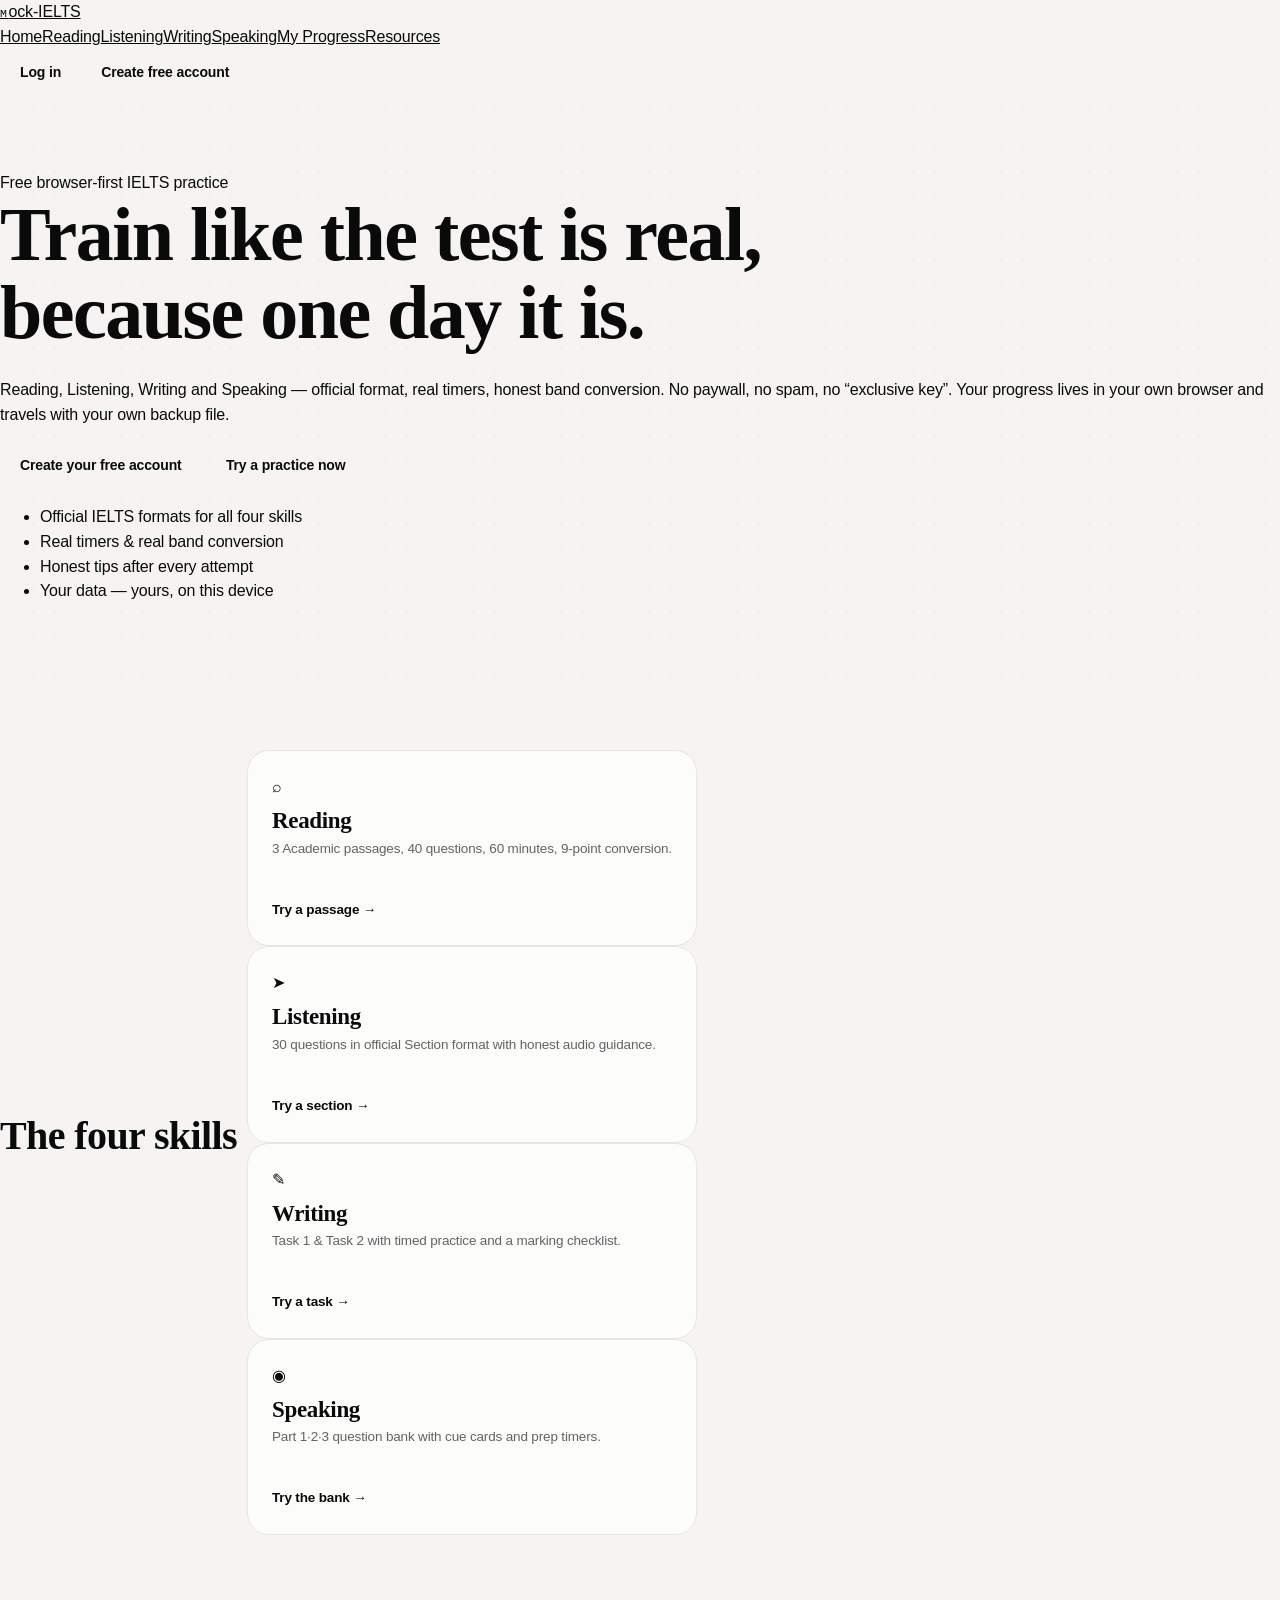
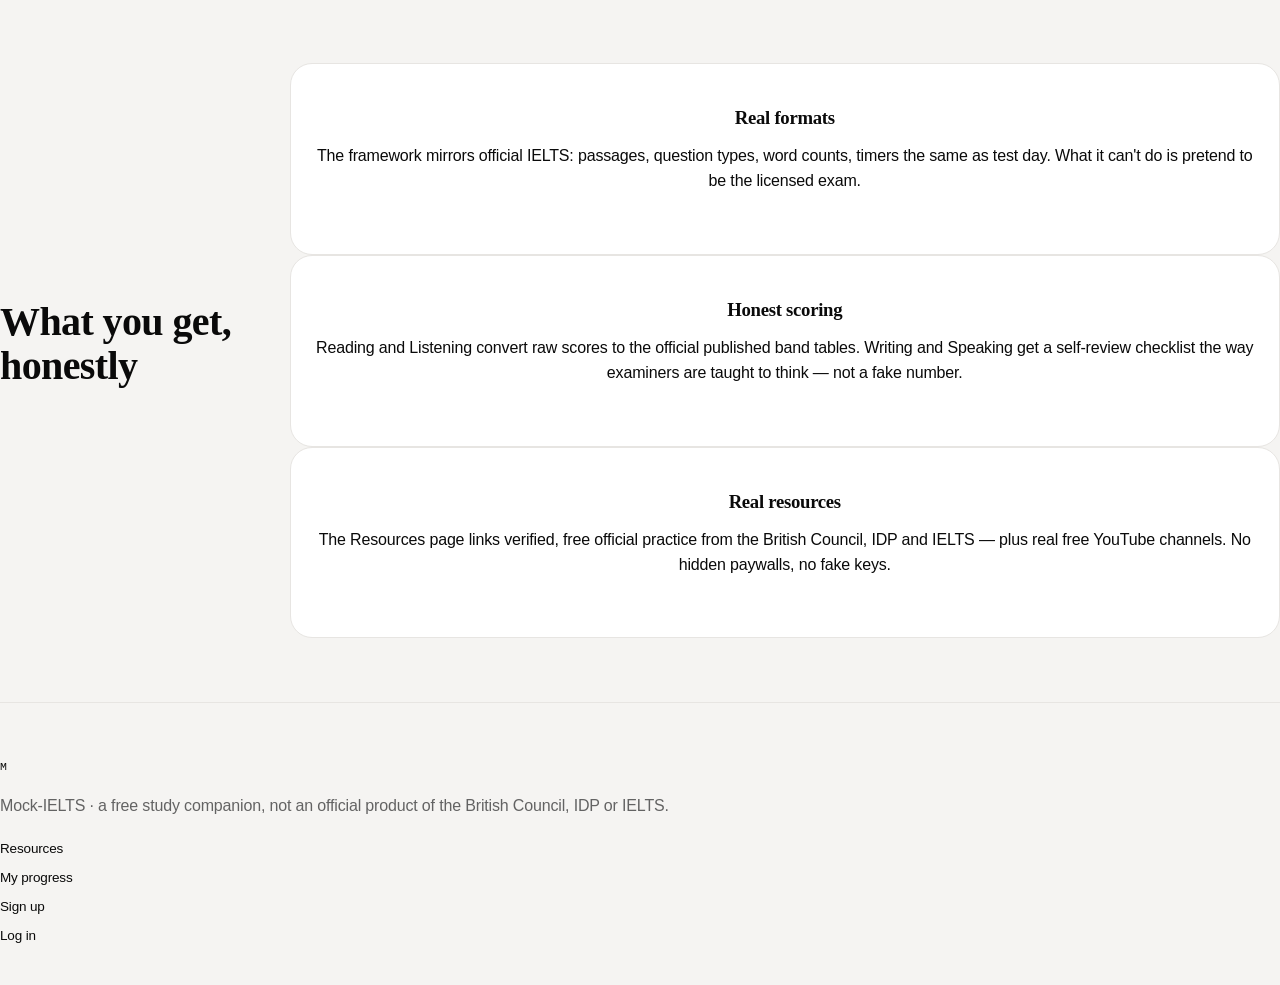
<file: index.html>
<!DOCTYPE html>
<html lang="en">
<head>
<meta charset="UTF-8">
<meta http-equiv="refresh" content="0;url=standalone.html">
<script>location.replace("standalone.html");</script>
<title>Redirecting…</title>
</head>
<body>
<p>Loading Mock-IELTS… <a href="standalone.html">click here if nothing opens</a>.</p>
</body>
</html>
</file>
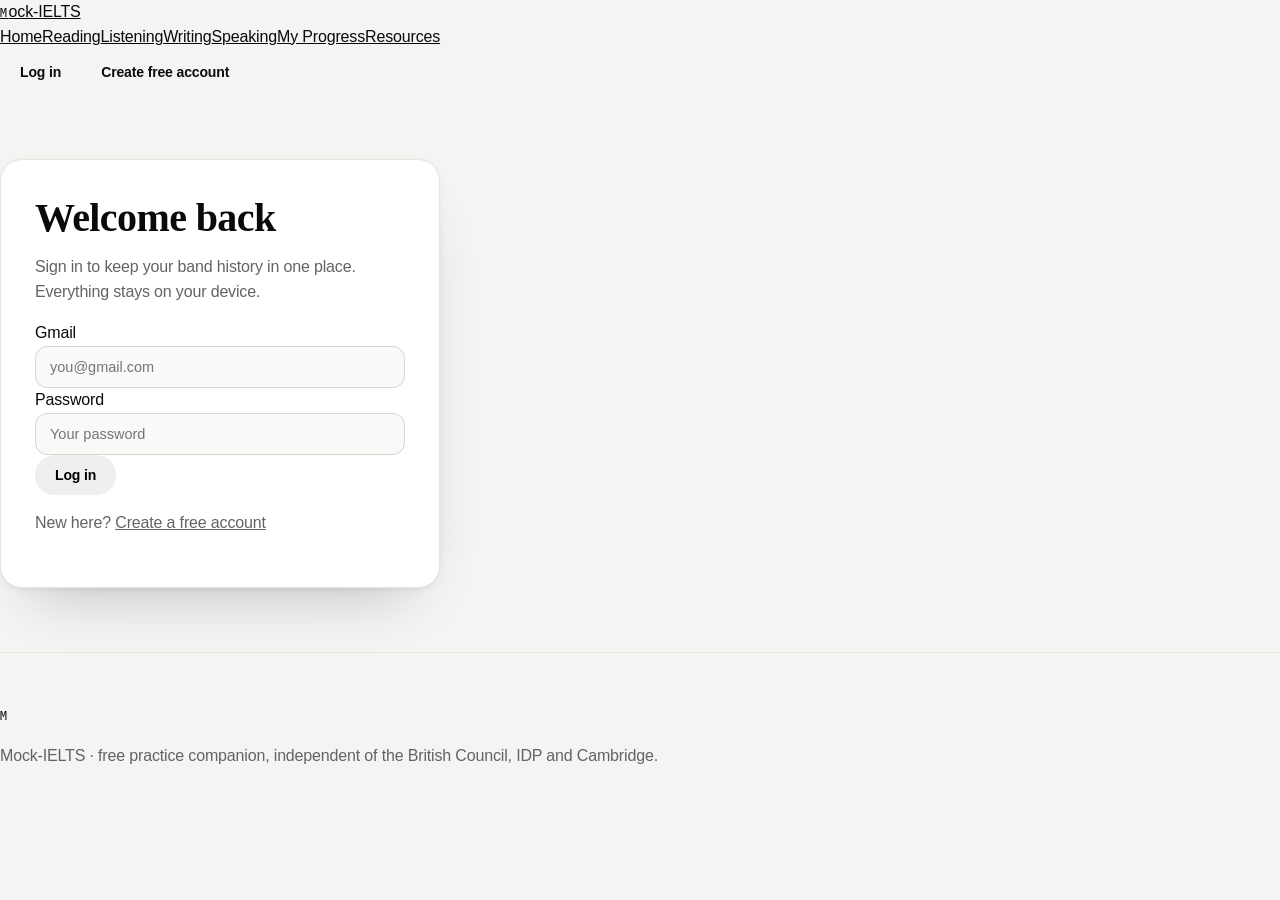
<file: dashboard.html>
<!DOCTYPE html>
<html lang="en">
<head>
<meta charset="UTF-8">
<meta name="viewport" content="width=device-width, initial-scale=1">
<title>My progress · Mock-IELTS</title>
<meta name="description" content="Your Band 1–9 practice history per skill, saved in your own browser under your account — with export/import so your progress is yours to keep or move.">
<link rel="preconnect" href="https://fonts.googleapis.com">
<link rel="preconnect" href="https://fonts.gstatic.com" crossorigin>
<link rel="stylesheet" href="assets/css/style.css?v=3">
<link rel="icon" href="data:image/svg+xml,<svg xmlns='http://www.w3.org/2000/svg' viewBox='0 0 32 32'><rect width='32' height='32' rx='8' fill='%23ff6b00'/><text x='16' y='23' font-size='20' text-anchor='middle' font-family='Georgia,serif' font-weight='bold' fill='%23fff'>M</text></svg>">
</head>
<body class="app">
<header class="site-head"><div id="nav"></div></header>
<main id="top">
  <section class="row-band sec">
    <h2 class="section-h">My progress</h2>
    <p class="lede">Your band estimates live under your account, right in this browser. Export them any time to keep a portable backup, or import a backup you've made before.</p>
  </section>
  <section class="row-band sec"><div id="dash"></div></section>
</main>
<footer class="site-foot">
  <div class="foot-inner">
    <span class="brandmark">M</span>
    <p class="muted">Mock-IELTS · save, review and export your honest band practice — independent, free, private.</p>
    <div class="foot-links"><a href="resources.html">Resources</a><a href="index.html">Home</a></div>
  </div>
</footer>
<script src="assets/js/auth.js?v=3"></script>
<script src="assets/js/data.js?v=3"></script>
<script src="assets/js/main.js?v=3"></script>
<script src="assets/js/dashboard.js?v=3"></script>
</body>
</html>
</file>
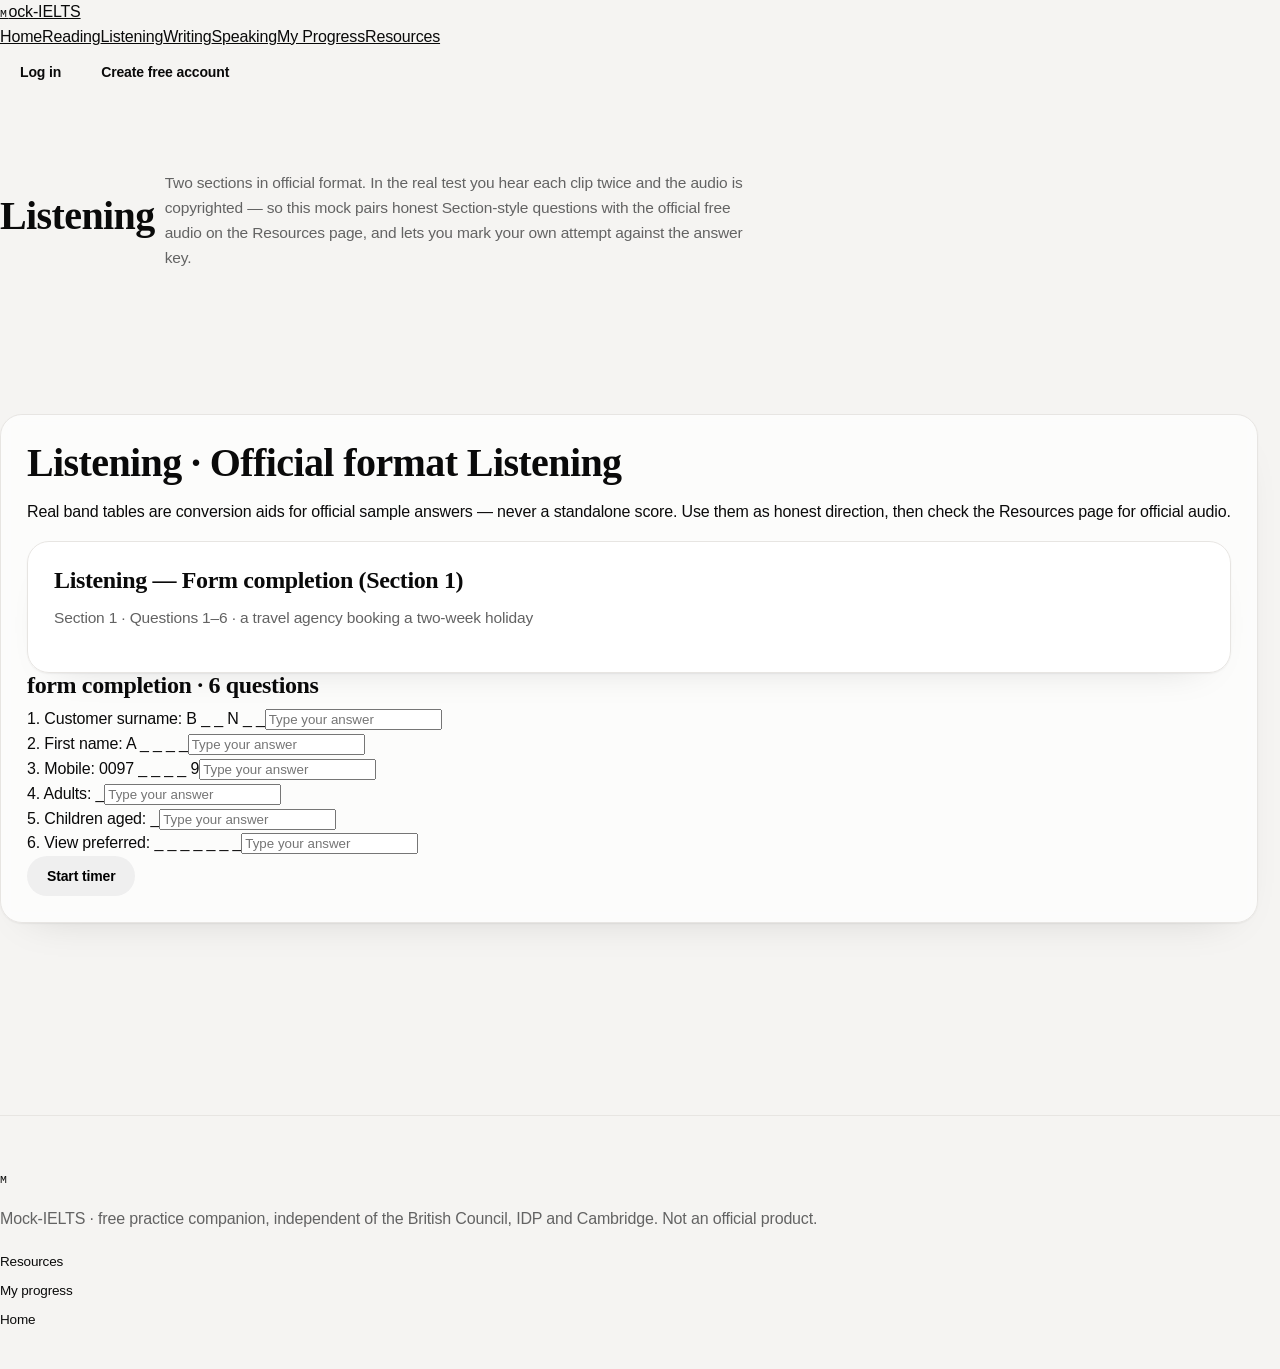
<file: listening.html>
<!DOCTYPE html>
<html lang="en">
<head>
<meta charset="UTF-8">
<meta name="viewport" content="width=device-width, initial-scale=1">
<title>Listening practice · Mock-IELTS</title>
<meta name="description" content="IELTS Listening practice in official Section format: form completion and map-labelling. Real 30-minute timer, honest official-format scoring, and a plain-language 'what to improve next' list after every attempt.">
<link rel="preconnect" href="https://fonts.googleapis.com">
<link rel="preconnect" href="https://fonts.gstatic.com" crossorigin>
<link rel="stylesheet" href="assets/css/style.css?v=3">
<link rel="icon" href="data:image/svg+xml,<svg xmlns='http://www.w3.org/2000/svg' viewBox='0 0 32 32'><rect width='32' height='32' rx='8' fill='%23ff6b00'/><text x='16' y='23' font-size='20' text-anchor='middle' font-family='Georgia,serif' font-weight='bold' fill='%23fff'>M</text></svg>">
</head>
<body class="app">
<header class="site-head"><div id="nav"></div></header>
<main id="top">
  <section class="row-band sec">
    <h2 class="section-h">Listening</h2>
    <p class="lede">Two sections in official format. In the real test you hear each clip twice and the audio is copyrighted — so this mock pairs honest Section-style questions with the official free audio on the Resources page, and lets you mark your own attempt against the answer key.</p>
  </section>
  <section class="row-band sec"><div id="test"></div></section>
  <section class="row-band sec"><div id="result"></div></section>
</main>
<footer class="site-foot">
  <div class="foot-inner">
    <span class="brandmark">M</span>
    <p class="muted">Mock-IELTS · free practice companion, independent of the British Council, IDP and Cambridge. Not an official product.</p>
    <div class="foot-links">
      <a href="resources.html">Resources</a>
      <a href="dashboard.html">My progress</a>
      <a href="index.html">Home</a>
    </div>
  </div>
</footer>
<script src="assets/js/auth.js?v=3"></script>
<script src="assets/js/data.js?v=3"></script>
<script src="assets/js/main.js?v=3"></script>
<script src="assets/js/test.js?v=3"></script>
<script>
MockIELTS.renderNav("listening");
MockIELTS.Test.init({
  skillKey: "listening",
  skillLabel: "Listening",
  label: "Listening · Official format",
  seconds: 1800,
  note: "Real band tables are conversion aids for official sample answers — never a standalone score. Use them as honest direction, then check the Resources page for official audio.",
  body: function () {
    var set = (MockIELTS.Data.LISTENING_SETS && MockIELTS.Data.LISTENING_SETS[0]) || {};
    var q = set.questions || {};
    var h = "";
    h += '<div class="panel glass-card"><h3 class="section-h">' + MockIELTS.esc(set.name || "Listening Section 1") + "</h3>";
    h += '<p class="lede">' + MockIELTS.esc(set.intro || "") + "</p></div>";
    h += '<div class="part"><h3 class="section-h">' + MockIELTS.esc((q.type || "Questions") + (q.qs ? " · " + q.qs.length + " questions" : "")) + "</h3>";
    (q.qs || []).forEach(function (t, i) {
      h += '<div class="qq"><span class="qnum">' + MockIELTS.esc(String(t)) + "</span>"
        + '<input class="inp" autocomplete="off" autocapitalize="characters" spellcheck="false" data-ans="' + MockIELTS.esc(String((q.answers || [])[i] || "")) + '" placeholder="Type your answer"></div>';
    });
    h += "</div>";
    return h;
  },
  band: function (raw, total) { return MockIELTS.bandForRaw("listening", raw); },
  skill: "listening",
  href: "listening.html"
});
</script>
</body>
</html>
</file>
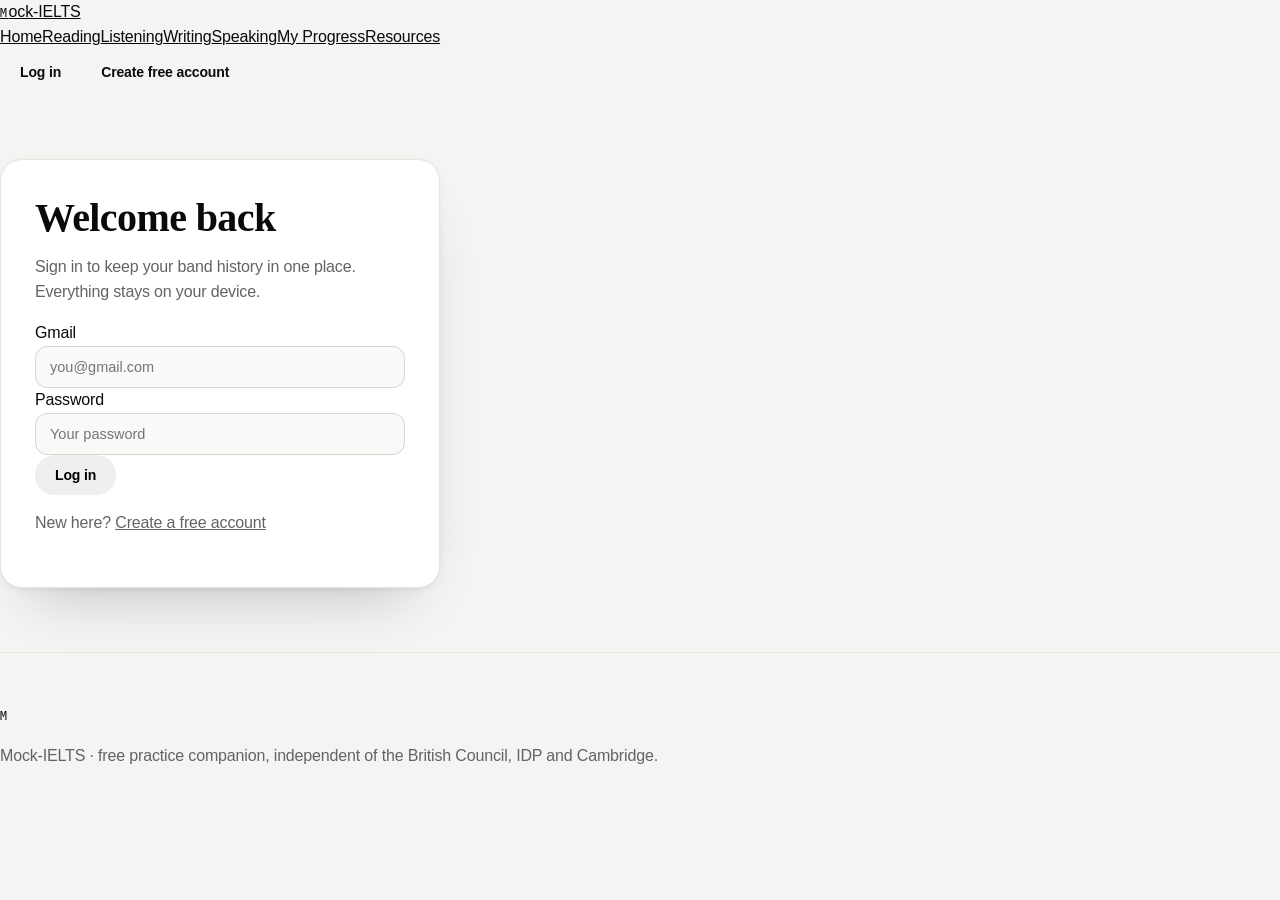
<file: login.html>
<!DOCTYPE html>
<html lang="en">
<head>
<meta charset="UTF-8">
<meta name="viewport" content="width=device-width, initial-scale=1">
<title>Log in · Mock-IELTS</title>
<meta name="description" content="Log in to Mock-IELTS with your Gmail to see your practice history and bands. No tracking, no paywall — your attempts stay on your device.">
<link rel="preconnect" href="https://fonts.googleapis.com">
<link rel="preconnect" href="https://fonts.gstatic.com" crossorigin>
<link rel="stylesheet" href="assets/css/style.css?v=3">
<link rel="icon" href="data:image/svg+xml,<svg xmlns='http://www.w3.org/2000/svg' viewBox='0 0 32 32'><rect width='32' height='32' rx='8' fill='%23ff6b00'/><text x='16' y='23' font-size='20' text-anchor='middle' font-family='Georgia,serif' font-weight='bold' fill='%23fff'>M</text></svg>">
</head>
<body class="app">
<header class="site-head"><div id="nav"></div></header>
<main>
  <section class="row-band sec">
    <div class="auth-card glass-card">
      <h2 class="section-h">Welcome back</h2>
      <p class="muted">Sign in to keep your band history in one place. Everything stays on your device.</p>
      <form id="form" class="stack">
        <label class="field"><span>Gmail</span>
          <input class="inp" type="text" id="em" inputmode="email" autocomplete="email" placeholder="you@gmail.com" required></label>
        <label class="field"><span>Password</span>
          <input class="inp" type="password" id="pw" autocomplete="current-password" placeholder="Your password" required></label>
        <p class="row-band err hide" id="err"></p>
        <button class="btn btn-orange" type="submit">Log in</button>
        <p class="muted">New here? <a href="signup.html">Create a free account</a></p>
      </form>
    </div>
  </section>
</main>
<footer class="site-foot"><div class="foot-inner"><span class="brandmark">M</span><p class="muted">Mock-IELTS · free practice companion, independent of the British Council, IDP and Cambridge.</p></div></footer>
<script src="assets/js/auth.js?v=3"></script>
<script src="assets/js/data.js?v=3"></script>
<script src="assets/js/main.js?v=3"></script>
<script>
MockIELTS.renderNav("login");
(function () {
  var form = document.getElementById("form"), ferr = document.getElementById("err");
  form.addEventListener("submit", function (e) {
    e.preventDefault();
    var email = document.getElementById("em").value.trim();
    var pass = document.getElementById("pw").value;
    MockIELTS.Auth.login(email, pass).then(function (r) {
      if (r && r.ok) { location.href = "dashboard.html"; return; }
      ferr.classList.remove("hide"); ferr.textContent = (r && r.msg) || "Couldn't log in — try again.";
    });
  });
})();
</script>
</body>
</html>
</file>
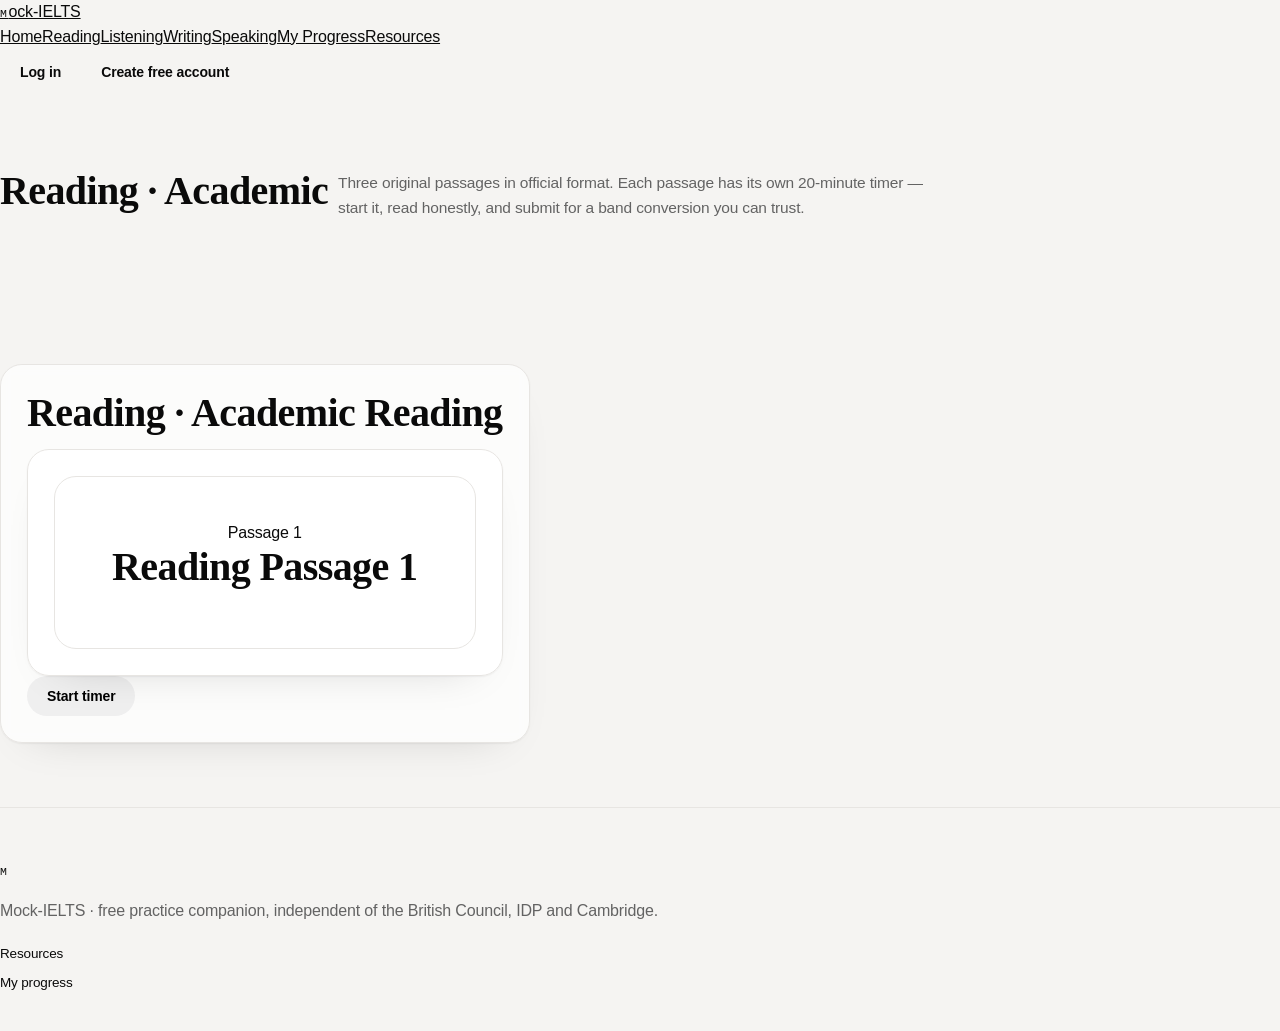
<file: reading.html>
<!DOCTYPE html>
<html lang="en">
<head>
<meta charset="UTF-8">
<meta name="viewport" content="width=device-width, initial-scale=1">
<title>Reading practice · Mock-IELTS</title>
<meta name="description" content="Academic IELTS Reading practice: original passages, official question formats, real 20-minute timers and honest band conversion with what to improve next.">
<link rel="preconnect" href="https://fonts.googleapis.com">
<link rel="preconnect" href="https://fonts.gstatic.com" crossorigin>
<link rel="stylesheet" href="assets/css/style.css?v=3">
<link rel="icon" href="data:image/svg+xml,<svg xmlns='http://www.w3.org/2000/svg' viewBox='0 0 32 32'><rect width='32' height='32' rx='8' fill='%23ff6b00'/><text x='16' y='23' font-size='20' text-anchor='middle' font-family='Georgia,serif' font-weight='bold' fill='%23fff'>M</text></svg>">
</head>
<body class="app">
<header class="site-head"><div id="nav"></div></header>
<main id="top"><section class="row-band sec">
<h2 class="section-h">Reading · Academic</h2>
<p class="lede">Three original passages in official format. Each passage has its own 20-minute timer — start it, read honestly, and submit for a band conversion you can trust.</p>
</section>
<section class="row-band sec"><div id="test"></div><div id="result"></div></section>
</main>
<footer class="site-foot"><div class="foot-inner">
<span class="brandmark">M</span>
<p class="muted">Mock-IELTS · free practice companion, independent of the British Council, IDP and Cambridge.</p>
<div class="foot-links"><a href="resources.html">Resources</a><a href="dashboard.html">My progress</a></div>
</div></footer>
<script src="assets/js/auth.js?v=3"></script>
<script src="assets/js/data.js?v=3"></script>
<script src="assets/js/main.js?v=3"></script>
<script src="assets/js/test.js?v=3"></script>
<script>
MockIELTS.renderNav("reading");
MockIELTS.Test.init({
  skillKey: "reading_academic",
  skillLabel: "Reading",
  label: "Reading · Academic",
  seconds: 1200,
  skill: "reading",
  href: "reading.html",
  body: function () {
    var h = "";
    var set = (MockIELTS.Data.READING_SETS || [])[0] || {};
    h += '<div class="panel glass-card"><div class="result-hero"><span class="kicker">Passage 1</span><h2 class="result-h">' + MockIELTS.esc(set.title || "Reading Passage 1") + '</h2>';
    h += '<p class="lede">' + MockIELTS.esc(set.intro || "") + "</p></div>";
    if (set.passage) { h += '<div class="passage">'; set.passage.forEach(function (p) { h += '<p class="para">' + MockIELTS.esc(p) + "</p>"; }); h += "</div>"; }
    h += '<div class="questions" id="qs">';
    var q1 = set.questions && set.questions.part1, q2 = set.questions && set.questions.part2, q3 = set.questions && set.questions.part3;
    if (q1) { h += '<div class="part"><h3 class="section-h">' + MockIELTS.esc(q1.type || "Questions 1-5") + '</h3><p class="muted">' + MockIELTS.esc(q1.intro || "") + "</p>"; (q1.qs || []).forEach(function (q) { h += '<div class="qq"><span class="qnum">' + MockIELTS.esc(String(q[0])) + "</span><span class='qtext'>" + MockIELTS.esc(String(q[1])) + '</span><input class="inp" data-ans="' + MockIELTS.esc(String(q[2] || "")) + '" placeholder="Type your answer"></div>'; }); h += "</div>"; }
    if (q2) { h += '<div class="part"><h3 class="section-h">' + MockIELTS.esc(q2.type || "Questions") + "</h3>"; (q2.qs || []).forEach(function (q) { h += '<div class="qq"><span class="qnum">' + MockIELTS.esc(String(q[0])) + "</span><span class='qtext'>" + MockIELTS.esc(String(q[1])) + "</span></div>"; }); h += "</div>"; }
    if (q3) { h += '<div class="part"><h3 class="section-h">' + MockIELTS.esc(q3.type || "Questions") + "</h3>"; (q3.qs || []).forEach(function (q) { h += '<div class="qq"><span class="qnum">' + MockIELTS.esc(String(q[0])) + "</span><span class='qtext'>" + MockIELTS.esc(String(q[1])) + '</span><input class="inp" data-ans="' + MockIELTS.esc(String(q[2] || "")) + '" placeholder="Type your answer"></div>'; }); h += "</div>"; }
    h += "</div></div>";
    return h;
  },
  grade: function () {
    var correct = 0, total = 0;
    document.querySelectorAll("#qs .inp").forEach(function (inp) {
      total++;
      var got = String(inp.value || "").trim().toUpperCase().replace(/\s+/g, "");
      var want = String(inp.getAttribute("data-ans") || "").trim().toUpperCase().replace(/\s+/g, "");
      if (got === want) correct++; else inp.classList.add("bad");
    });
    return { raw: correct, total: total, tips: bandForReadingTips(correct, total) };
  },
  band: function (raw) { return MockIELTS.bandForRaw("reading_academic", raw); }
});
function bandForReadingTips(correct, total) {
  var tips = [];
  if (correct === total) tips.push("Perfect score this passage — try the next passage under a fresh 20-minute timer to test your pace.");
  else {
    tips.push("You scored " + correct + "/" + total + ". Reading bands come from total raw scores across 3 passages (40 questions), not one passage. Keep practising all three.");
    tips.push("Missed answers usually hide in one paragraph. Go back, underline every matching word, and check the distractors before you re-answer.");
  }
  return tips;
}
</script>
</body>
</html>
</file>
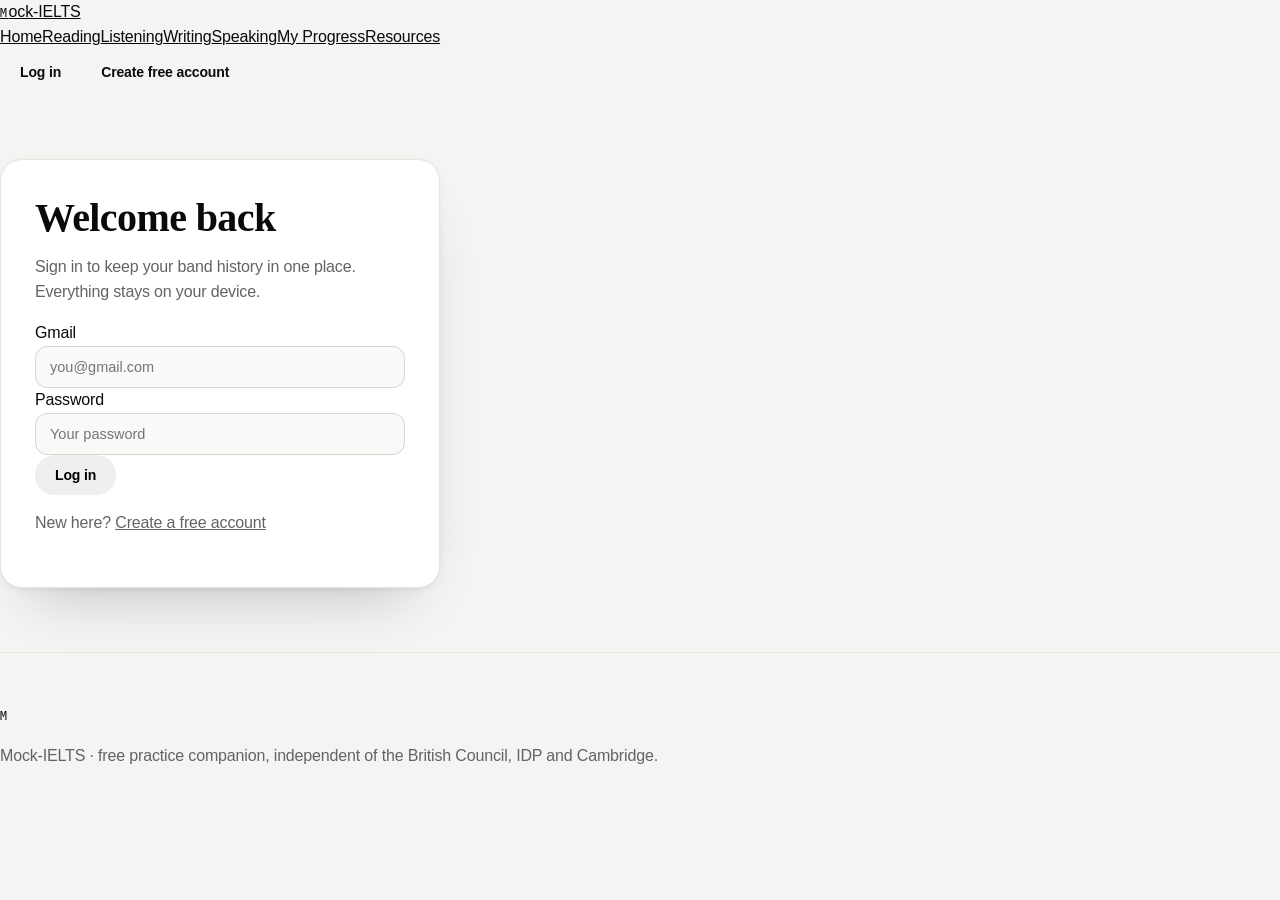
<file: signup.html>
<!DOCTYPE html>
<html lang="en">
<head>
<meta charset="UTF-8">
<meta name="viewport" content="width=device-width, initial-scale=1">
<title>Create your account · Mock-IELTS</title>
<meta name="description" content="Create your free Mock-IELTS account. Only your full name, Gmail and a password — no phone number, no card, no spam. Your practice stays on this device under your own account.">
<link rel="preconnect" href="https://fonts.googleapis.com">
<link rel="preconnect" href="https://fonts.gstatic.com" crossorigin>
<link rel="stylesheet" href="assets/css/style.css?v=3">
<link rel="icon" href="data:image/svg+xml,<svg xmlns='http://www.w3.org/2000/svg' viewBox='0 0 32 32'><rect width='32' height='32' rx='8' fill='%23ff6b00'/><text x='16' y='23' font-size='20' text-anchor='middle' font-family='Georgia,serif' font-weight='bold' fill='%23fff'>M</text></svg>">
</head>
<body>
<header class="site-head"><div id="nav"></div></header>
<main>
  <section class="row-band sec">
    <div class="panel">
      <h2 class="section-h center">Create your free account</h2>
      <p class="lede center">Your name, your Gmail, and a password you choose. That's it — no phone number, no card. Your attempts live on this device under your account, and only you can export them.</p>
      <form id="signup-form" class="stack">
        <label class="field"><span>Full name</span>
          <input class="inp" id="fname" autocomplete="name" placeholder="e.g. Aarav Basnet" required></label>
        <label class="field"><span>Gmail</span>
          <input class="inp" id="gemail" type="email" inputmode="email" autocomplete="email" placeholder="you@gmail.com" required></label>
        <label class="field"><span>Password</span>
          <input class="inp" id="gpass" type="password" autocomplete="new-password" placeholder="At least 8 characters" required></label>
        <label class="field"><span>Confirm password</span>
          <input class="inp" id="gpass2" type="password" autocomplete="new-password" placeholder="Repeat your password" required></label>
        <p class="err hide" id="serr"></p>
        <button type="submit" class="btn btn-orange">Create account</button>
        <p class="muted center">Already have an account? <a href="login.html">Log in</a></p>
      </form>
    </div>
  </section>
</main>
<footer class="site-foot">
  <div class="foot-inner">
    <span class="brandmark">M</span>
    <p class="muted">Mock-IELTS · free · independent of the British Council, IDP and Cambridge.</p>
    <div class="foot-links"><a href="index.html">Home</a><a href="dashboard.html">My progress</a></div>
  </div>
</footer>
<script src="assets/js/auth.js?v=3"></script>
<script src="assets/js/data.js?v=3"></script>
<script src="assets/js/main.js?v=3"></script>
<script src="assets/js/test.js?v=3"></script>
<script src="assets/js/dashboard.js?v=3"></script>
<script>
  MockIELTS.renderNav("signup");
  document.getElementById("signup-form").addEventListener("submit", function (e) {
    e.preventDefault();
    var err = document.getElementById("serr");
    err.classList.add("hide");
    MockIELTS.Auth.signup(
      document.getElementById("fname").value,
      document.getElementById("gemail").value,
      document.getElementById("gpass").value,
      document.getElementById("gpass2").value
    ).then(function (r) {
      if (r && r.ok) { location.href = "dashboard.html"; return; }
      err.textContent = (r && r.msg) || "Couldn't create your account — try again.";
      err.classList.remove("hide");
    });
  });
</script>
</body>
</html>
</file>
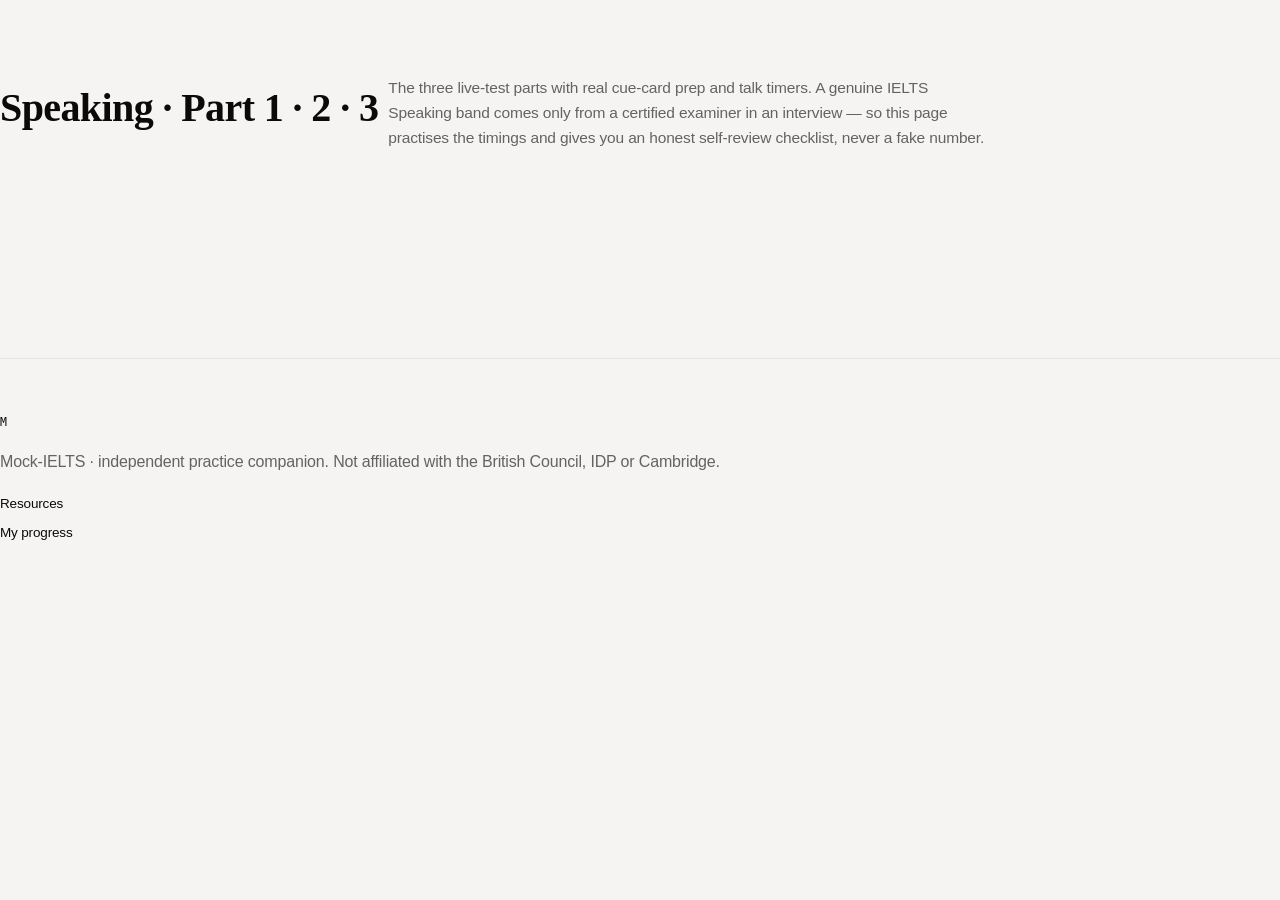
<file: speaking.html>
<!DOCTYPE html>
<html lang="en">
<head>
<meta charset="UTF-8">
<meta name="viewport" content="width=device-width, initial-scale=1">
<title>Speaking practice · Mock-IELTS</title>
<meta name="description" content="IELTS Speaking practice in official Part 1 · Part 2 · Part 3 format: warm-up questions, a real 1-minute-prep / 2-minute-talk cue card timer, and honest Part-3 discussion prompts — because only a live examiner can give you a real Speaking band.">
<link rel="preconnect" href="https://fonts.googleapis.com">
<link rel="preconnect" href="https://fonts.gstatic.com" crossorigin>
<link rel="stylesheet" href="assets/css/style.css?v=3">
<link rel="icon" href="data:image/svg+xml,<svg xmlns='http://www.w3.org/2000/svg' viewBox='0 0 32 32'><rect width='32' height='32' rx='8' fill='%23ff6b00'/><text x='16' y='23' font-size='20' text-anchor='middle' font-family='Georgia,serif' font-weight='bold' fill='%23fff'>M</text></svg>">
</head>
<body class="app">
<header class="site-head"><div id="nav"></div></header>
<main id="top">
  <section class="row-band sec">
    <h2 class="section-h">Speaking · Part 1 · 2 · 3</h2>
    <p class="lede">The three live-test parts with real cue-card prep and talk timers. A genuine IELTS Speaking band comes only from a certified examiner in an interview — so this page practises the timings and gives you an honest self-review checklist, never a fake number.</p>
  </section>
  <section class="row-band sec"><div id="sbox"></div><div id="sresult"></div></section>
</main>
<footer class="site-foot">
  <div class="foot-inner"><span class="brandmark">M</span>
    <p class="muted">Mock-IELTS · independent practice companion. Not affiliated with the British Council, IDP or Cambridge.</p>
    <div class="foot-links"><a href="resources.html">Resources</a><a href="dashboard.html">My progress</a></div>
  </div>
</footer>
<script src="assets/js/auth.js?v=3"></script>
<script src="assets/js/data.js?v=3"></script>
<script src="assets/js/main.js?v=3"></script>
<script src="assets/js/test.js?v=3"></script>
<script>
(function () {
  MockIELTS.renderNav("speaking");
  if (!MockIELTS.Auth.isIn()) { location.href = "login.html"; return; }
  var bank = MockIELTS.Data.SPEAKING_BANK || {};
  var root = document.getElementById("sbox");
  var h = "";
  h += '<div class="panel glass-card"><h3 class="section-h">Part 1 · warm-up</h3>';
  (bank.part1 || []).slice(0, 3).forEach(function (p) {
    h += '<div class="qq"><span class="tag">' + MockIELTS.esc(p.topic) + '</span><span class="qtext">' + MockIELTS.esc(p.q) + "</span></div>";
  });
  h += "</div>";
  var p2 = (bank.part2 || [])[0] || {};
  h += '<div class="panel glass-card"><h3 class="section-h">Part 2 · cue card <span class="muted">(1 min prep · 2 min talk)</span></h3>';
  if (p2.card) {
    h += '<div class="cue"><b>' + MockIELTS.esc(p2.card) + "</b><ul>";
    (p2.bullets || []).forEach(function (b) { h += "<li>" + MockIELTS.esc(b) + "</li>"; });
    h += "</ul>";
    h += '<div class="row-band actions"><button type="button" class="btn btn-orange" id="prep">Start 1-min prep</button>'
      + '<button type="button" class="btn btn-orange hide" id="talk">Start 2-min talk</button></div>';
    h += '<div class="timer-band hide" id="tband"><span class="timer-label">Timer</span><strong class="timer" id="tclock">1:00</strong></div>';
  }
  h += "</div>";
  h += '<div class="panel glass-card"><h3 class="section-h">Part 3 · discussion</h3>';
  (bank.part3 || []).forEach(function (p) {
    h += '<div class="qq"><span class="tag">' + MockIELTS.esc(p.topic) + '</span><span class="qtext">' + MockIELTS.esc(p.q) + "</span></div>";
  });
  h += "</div>";
  h += '<div class="row-band actions"><button type="button" class="btn btn-orange" id="sgrade">I've finished — honest self-review</button></div>';
  root.innerHTML = h;

  var prep = document.getElementById("prep"), talk = document.getElementById("talk");
  if (prep) prep.addEventListener("click", function () {
    prep.classList.add("hide"); if (talk) talk.classList.remove("hide");
    var tb = document.getElementById("tband"); if (tb) tb.classList.remove("hide");
    MockIELTS.startTimer("tclock", 60, null);
  });
  if (talk) talk.addEventListener("click", function () {
    talk.classList.add("hide");
    MockIELTS.startTimer("tclock", 120, null);
  });
  document.getElementById("sgrade").addEventListener("click", function () {
    var tips = ["Fluency & coherence — did you keep going without long pauses?",
      "Lexical resource — did you use precise, topic-appropriate words?",
      "Grammatical range & accuracy — any errors you noticed?",
      "Pronunciation — was everything clear enough to be misheard?"];
    var attempt = { skill: "speaking", skillLabel: "Speaking", band: null, raw: 0, correct: 0, total: 4, at: Date.now(), tips: tips, self: true };
    MockIELTS.saveResult(attempt);
    var r = document.getElementById("sresult");
    r.innerHTML = '<div class="result-hero"><span class="kicker">Speaking · self-review saved</span>'
      + '<span class="giant-band">—</span>'
      + '<p class="lede">A real IELTS Speaking band needs a live examiner. Saved your honest self-review — practice the timings here, then do the real interview.</p></div>'
      + '<div class="row-band actions"><a class="btn btn-orange" href="dashboard.html">My progress</a></div>';
  });
})();
</script>
</body>
</html>
</file>
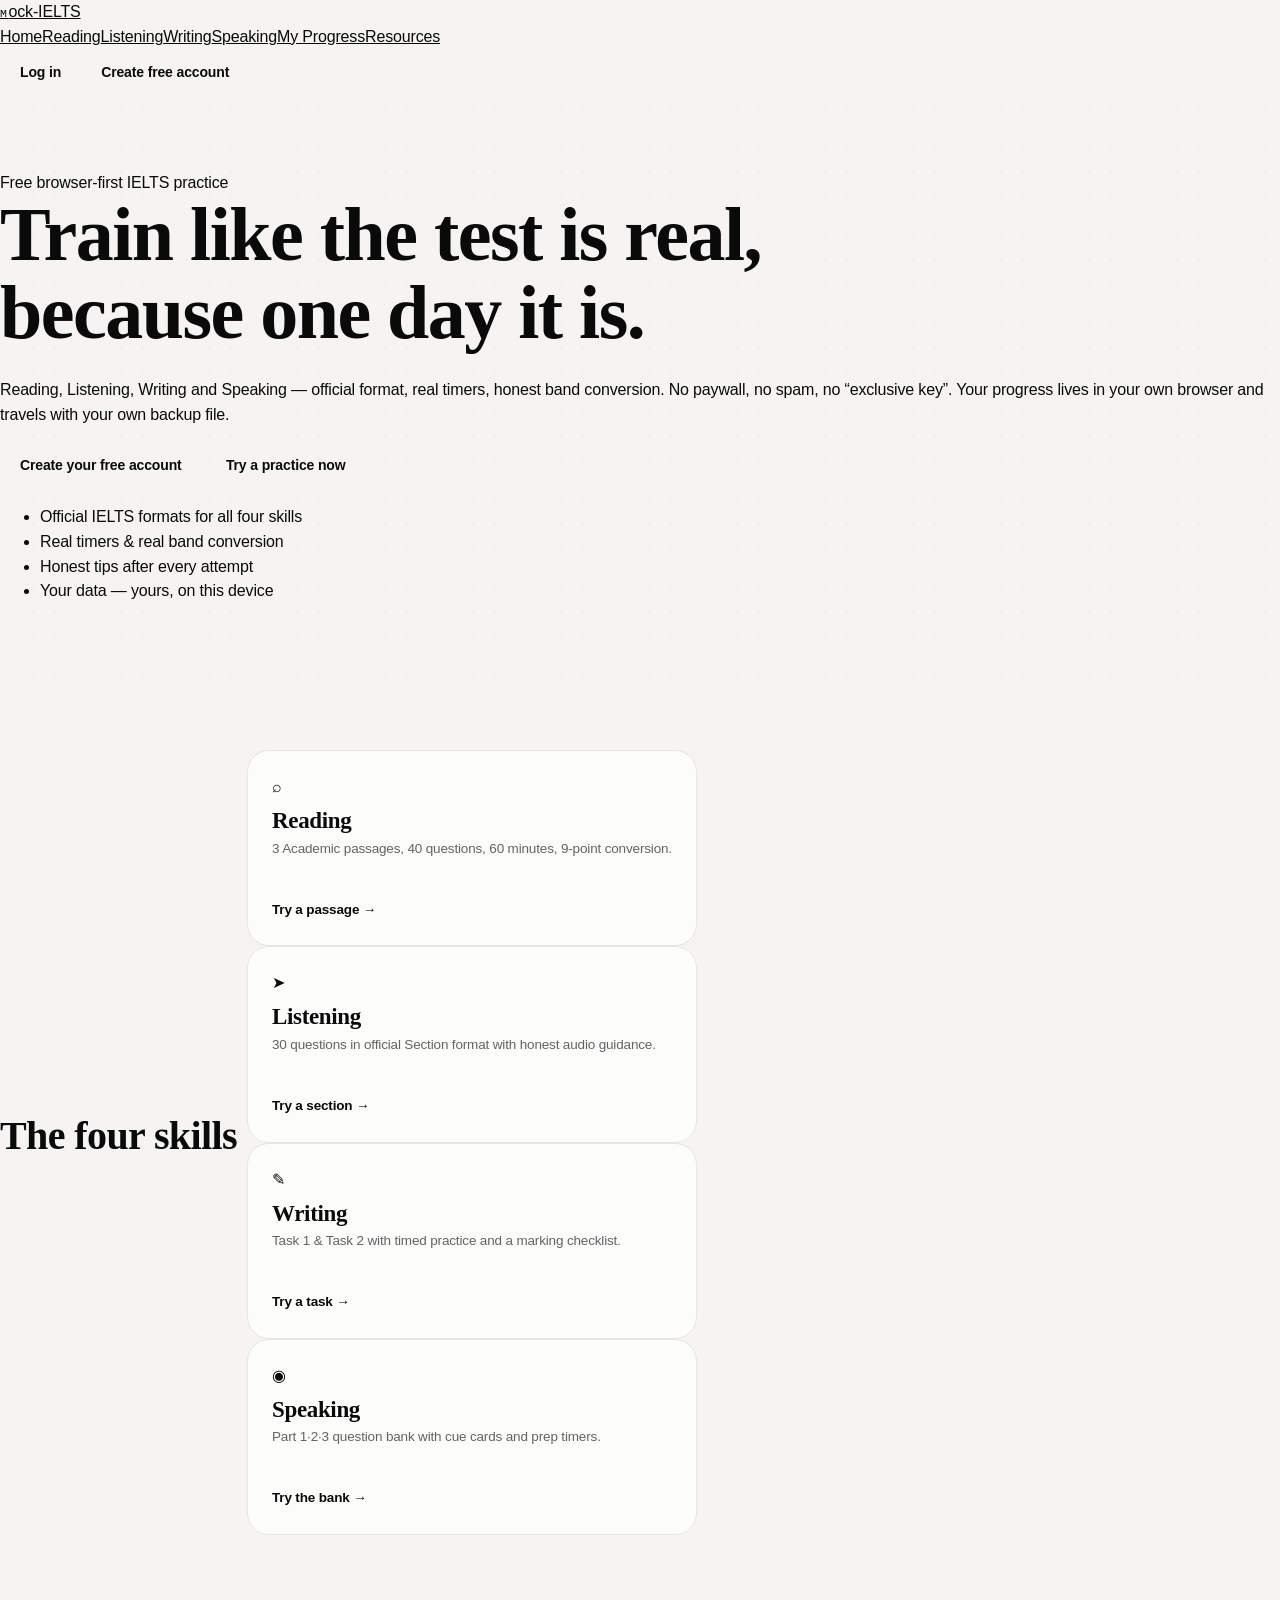
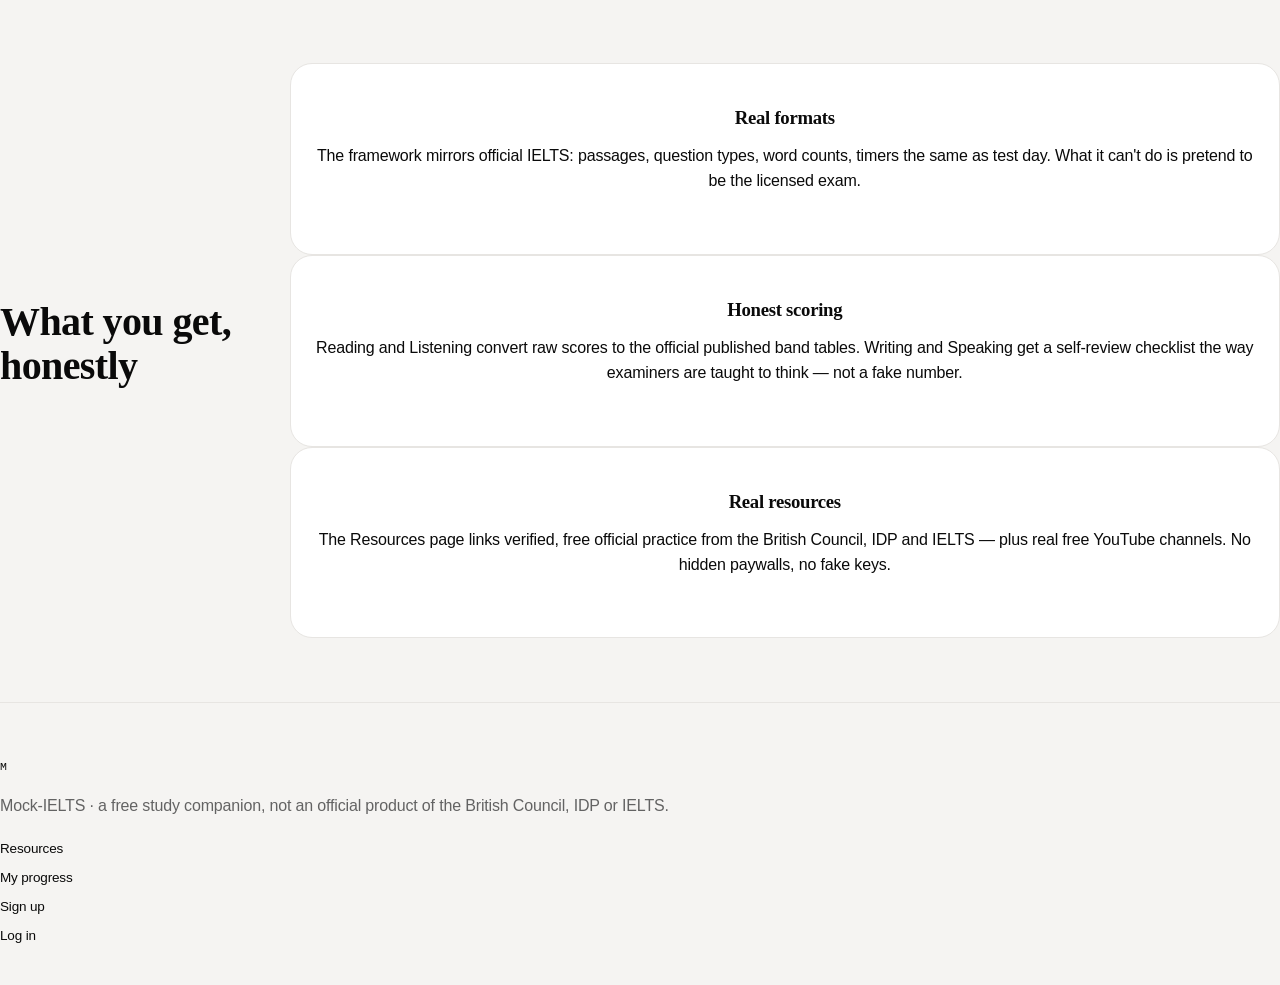
<file: standalone.html>
<!DOCTYPE html>
<html lang="en">
<head>
<meta charset="UTF-8">
<meta name="viewport" content="width=device-width, initial-scale=1">
<title>Mock-IELTS · free, honest, offline-first practice</title>
<meta name="description" content="Free band-7-orientated IELTS mock practice — Reading, Listening, Writing, Speaking — with real timers, honest band conversion, and YouTube resources that are real. No spam, no paywall, your data stays in your browser.">
<link rel="preconnect" href="https://fonts.googleapis.com">
<link rel="preconnect" href="https://fonts.gstatic.com" crossorigin>
<style>:root{
  --paper:#f5f4f2; --paper2:#efece8; --ink:#0a0a0a; --ink2:#2b2b2bnin;
  --muted:#636363; --line:#e7e5e2; --line2:#d9d6d1;
  --accent:#ff6b00; --accent2:#ff8a3d; --accent-ink:#5c2600;
  --ok:#0f7b47; --okbg:#e6f4ec; --warn:#b95000; --warnbg:#fff1dc; --bad:#c62828; --badbg:#fdeaea;
  --glass:#ffffff; --glass2:#ffffffcc;
  --brandbg:#ffffff; --branddark:var(--ink);
  --serif:'Playfair Display',Georgia,serif;
  --sans:'Manrope',-apple-system,'Segoe UI',Helvetica,Arial,sans-serif;
  --mono:'IBM Plex Mono',ui-monospace,'SF Mono',Menlo,monospace;
  --r:16px; --r2:22px;
  --ease:cubic-bezier(0.22,1,0.36,1);
  --shadow:0 1px 2px rgba(15,15,15,.06),0 18px 44px -32px rgba(15,15,15,.22);
  --shadow2:0 2px 6px rgba(15,15,15,.05),0 30px 60px -34px rgba(15,15,15,.3);
}
*{box-sizing:border-box}
html,body{margin:0;padding:0}
html{scroll-behavior:smooth}
body{
  font-family:var(--sans);color:var(--ink);background:var(--paper);
  min-height:100dvh;-webkit-font-smoothing:antialiased;text-rendering:optimizeLegibility;
  letter-spacing:var(--track,-.01em);line-height:1.55;
}
::selection{background:rgba(255,107,0,.22)}
h1,h2,h3,h4{font-family:var(--serif);line-height:1.08;letter-spacing:-.015em;margin:0 0 .35em}
a{color:inherit}
.wrap{max-width:1160px;margin:0 auto;padding:0 22px}
.wrap.tight{max-width:880px}
.eyebrow,.tag{font-family:var(--mono);font-size:11px;letter-spacing:.14em;text-transform:uppercase;color:var(--muted)}
.brandmark{font-family:var(--mono);font-size:11.5px;letter-spacing:.14em;text-transform:uppercase}
.hairline{border-bottom:1px solid var(--line)}

/* ---------- topbar (sticky glass) ---------- */
.top{position:sticky;top:0;z-index:60;background:rgba(245,244,242,.72);backdrop-filter:blur(14px);
  border-bottom:1px solid var(--line)}
.top .wrap{display:flex;align-items:center;gap:28px;padding:14px 22px}
.top .brand{display:flex;align-items:center;gap:11px;text-decoration:none;font-weight:800;letter-spacing:-.02em;font-size:17px}
.top .brand .logo{width:30px;height:30px;border-radius:9px;display:grid;place-items:center;
  background:var(--ink);color:#fff;font-family:var(--serif);font-size:15px;font-weight:700}
.top nav{display:flex;align-items:center;gap:22px;margin-left:auto}
.top nav a{text-decoration:none;font-size:13.5px;font-weight:600;color:var(--ink2);padding:6px 2px;
  border-bottom:1.5px solid transparent;transition:border-color .25s var(--ease)}
.top nav a:hover{border-bottom-color:var(--accent)}
.mobile-burger{display:none;margin-left:auto;background:none;border:0;font-size:22px;cursor:pointer;color:var(--ink)}

/* ---------- buttons ---------- */
.btn{display:inline-flex;align-items:center;gap:9px;border:0;cursor:pointer;font-family:var(--sans);
  font-weight:700;font-size:14px;letter-spacing:-.01em;padding:12px 20px;border-radius:999px;text-decoration:none;
  transition:transform .5s var(--ease),box-shadow .5s var(--ease),background .3s,color .3s}
.btn.black{background:var(--ink);color:#fff}
.btn.black:hover{box-shadow:0 18px 34px -18px rgba(10,10,10,.5);transform:translateY(-1px)}
.btn.orange{background:var(--accent);color:#fff}
.btn.orange:hover{box-shadow:0 18px 34px -16px rgba(255,107,0,.55);transform:translateY(-1px)}
.btn.line{background:#fff;color:var(--ink);box-shadow:inset 0 0 0 1px var(--line2)}
.btn.line:hover{box-shadow:inset 0 0 0 1px var(--ink);transform:translateY(-1px)}
.btn.sm{padding:8px 14px;font-size:13px}
.btn.block{width:100%;justify-content:center}
.btn[disabled]{opacity:.55;cursor:not-allowed;transform:none!important}

/* ---------- hero ---------- */
.hero{position:relative;padding:76px 0 66px;overflow:hidden}
.hero::before{content:"";position:absolute;inset:0;pointer-events:none;opacity:.5;
  background-image:radial-gradient(rgba(10,10,10,.055) 1px,transparent 1px);background-size:22px 22px}
.hero .wrap{position:relative}
.hero-badge{display:inline-flex;align-items:center;gap:8px;font-family:var(--mono);font-size:11px;letter-spacing:.12em;
  text-transform:uppercase;color:var(--muted);border:1px solid var(--line2);background:#fff;border-radius:999px;
  padding:7px 14px}
.hero h1{font-size:clamp(40px,7vw,76px);font-weight:600;letter-spacing:-.02em;max-width:820px;line-height:1.02}
.hero h1 em{font-style:italic;color:var(--accent)}
.hero .sub{max-width:620px;font-size:17.5px;color:var(--muted);line-height:1.6;margin-top:20px}
.hero .cta{display:flex;gap:13px;flex-wrap:wrap;margin-top:30px}
.hero .meta{display:flex;gap:26px;flex-wrap:wrap;margin-top:40px;font-size:13.5px;color:var(--muted)}
.hero .meta b{display:block;font-family:var(--serif);font-size:24px;color:var(--ink);font-weight:600}

/* stats strip */
.stats{display:grid;grid-template-columns:repeat(auto-fit,minmax(150px,1fr));gap:14px;margin-top:44px}
.stat{background:#fff;border:1px solid var(--line);border-radius:var(--r2);padding:18px 20px}
.stat .k{font-family:var(--serif);font-size:26px;font-weight:600}
.stat .v{font-size:12px;color:var(--muted);margin-top:2px}

/* ---------- sections ---------- */
.sec{padding:64px 0}
.sec.alt{background:var(--paper2)}
.sec .kick{display:flex;align-items:center;gap:14px;margin-bottom:10px}
.sec .kick::before{content:"";width:26px;height:1.5px;background:var(--accent)}
.sec h2{font-size:clamp(28px,4vw,40px);font-weight:600;max-width:720px}
.sec .lede{color:var(--muted);max-width:600px;font-size:15.5px;line-height:1.6;margin-top:12px}

/* skill cards */
.skills{display:grid;grid-template-columns:repeat(auto-fit,minmax(250px,1fr));gap:16px;margin-top:34px}
.skill-card{background:rgba(255,255,255,.7);backdrop-filter:blur(4px);border:1px solid var(--line);border-radius:var(--r2);
  padding:24px;text-decoration:none;display:block;transition:all .5s var(--ease)}
.skill-card:hover{transform:translateY(-3px);border-color:var(--line2);background:#fff;
  box-shadow:0 24px 48px -28px rgba(15,15,15,.28)}
.skill-card .num{font-family:var(--mono);font-size:11px;color:var(--muted)}
.skill-card h3{font-size:23px;margin:.4em 0 .2em}
.skill-card p{font-size:13.5px;color:var(--muted);line-height:1.55;margin:0 0 14px;min-height:44px}
.skill-card .go{font-family:var(--sans);font-weight:700;font-size:13.5px;display:inline-flex;align-items:center;gap:7px}
.skill-card:hover .go{color:var(--accent)}

/* description list rows */
.rows{border-top:1px solid var(--line)}
.row-item{display:grid;grid-template-columns:22% 1fr;gap:24px;border-bottom:1px solid var(--line);padding:22px 4px;align-items:baseline}
.row-item .lbl{font-family:var(--mono);font-size:11.5px;letter-spacing:.1em;text-transform:uppercase;color:var(--muted)}
.row-item .val{font-size:15px;line-height:1.6}

/* timetable: official format tables */
.timewrap{overflow-x:auto}
table.metal{width:100%;border-collapse:collapse;font-size:14.5px}
table.metal th,table.metal td{text-align:left;padding:13px 16px;border-bottom:1px solid var(--line)}
table.metal th{font-family:var(--mono);font-size:11px;letter-spacing:.1em;text-transform:uppercase;color:var(--muted)}
table.metal tr:hover td{background:#fff}
table.metal td b{font-family:var(--serif);font-size:16px}

/* ---------- panels (taste-skill glass) ---------- */
.panel{background:rgba(255,255,255,.7);backdrop-filter:blur(6px);border:1px solid var(--line);border-radius:var(--r2);
  padding:26px;box-shadow:var(--shadow)}
.panel.pad-lg{padding:34px}
.panel h3{font-size:24px}
.glass-grid{display:grid;grid-template-columns:repeat(auto-fit,minmax(290px,1fr));gap:16px;margin-top:30px}
.glass{background:rgba(255,255,255,.72);backdrop-filter:blur(6px);border:1px solid var(--line);border-radius:var(--r2);
  padding:22px;transition:all .5s var(--ease)}
.glass:hover{transform:translateY(-2px);background:#fff;box-shadow:0 22px 46px -30px rgba(15,15,15,.3)}
.glass h4{font-family:var(--sans);font-weight:800;font-size:15px;letter-spacing:-.01em;margin:10px 0 8px}
.glass p{font-size:13.5px;color:var(--muted);line-height:1.55;margin:0}

/* channel cards (from reference @channels) */
.channels{display:grid;grid-template-columns:repeat(auto-fit,minmax(260px,1fr));gap:16px}
.channel{background:rgba(255,255,255,.72);backdrop-filter:blur(6px);border:1px solid var(--line);border-radius:var(--r2);
  padding:20px;display:flex;gap:15px;align-items:flex-start;transition:all .5s var(--ease);text-decoration:none}
.channel:hover{transform:translateY(-2px);border-color:var(--line2);background:#fff;box-shadow:0 22px 46px -30px rgba(15,15,15,.3)}
.channel .avatar{width:52px;height:52px;border-radius:50%;overflow:hidden;flex:none;background:var(--line);
  display:grid;place-items:center;font-family:var(--serif);font-size:20px;font-weight:600}
.channel .avatar img{width:100%;height:100%;object-fit:cover}
.channel h4{margin:0 0 3px;font-family:var(--sans);font-size:15.5px;font-weight:800;letter-spacing:-.01em}
.channel .hd{font-size:12px;color:var(--muted);margin:0 0 6px}
.channel p{font-size:13px;color:var(--ink2);line-height:1.5;margin:0}
.channel .link{font-family:var(--mono);font-size:11px;color:var(--accent);display:block;margin-top:8px}

/* resource/video list */
.vids{display:flex;flex-direction:column;gap:10px}
.vid-item{display:grid;grid-template-columns:auto 1fr auto;gap:16px;align-items:center;background:#fff;
  border:1px solid var(--line);border-radius:14px;padding:12px 16px;text-decoration:none;transition:all .4s var(--ease)}
.vid-item:hover{border-color:var(--line2);transform:translateX(3px);box-shadow:0 14px 30px -22px rgba(15,15,15,.3)}
.vid-item .thumb{width:106px;height:60px;border-radius:10px;overflow:hidden;background:var(--paper2);position:relative;flex:none}
.vid-item .thumb img{width:100%;height:100%;object-fit:cover}
.vid-item .thumb .play{position:absolute;inset:0;display:grid;place-items:center;font-size:18px;color:#fff;
  text-shadow:0 1px 8px rgba(0,0,0,.6)}
.vid-item .t{font-size:14px;font-weight:700;letter-spacing:-.01em;line-height:1.3}
.vid-item .ch{font-size:12px;color:var(--muted)}
.vid-item .dur{font-family:var(--mono);font-size:11px;color:var(--accent)}

/* ---------- faq ---------- */
.faq{border-top:1px solid var(--line)}
.faq details{border-bottom:1px solid var(--line);padding:18px 4px}
.faq summary{cursor:pointer;font-family:var(--sans);font-size:15.5px;font-weight:700;list-style:none;display:flex;
  justify-content:space-between;align-items:center;gap:14px}
.faq summary::after{content:"+";font-family:var(--serif);font-size:22px;color:var(--accent);transition:transform .3s var(--ease)}
.faq details[open] summary::after{transform:rotate(45deg)}
.faq .a{padding-top:12px;color:var(--muted);font-size:14.5px;line-height:1.65;max-width:760px}
.faq .a a{color:var(--ink);text-decoration:underline;text-underline-offset:3px}

/* ---------- forms ---------- */
.auth{min-height:calc(100dvh - 80px);display:grid;place-items:center;padding:40px 22px}
.auth-card{width:100%;max-width:440px;background:#fff;border:1px solid var(--line);border-radius:var(--r2);
  padding:36px 34px;box-shadow:var(--shadow2)}
.auth-card h1{font-size:28px;line-height:1.1;margin-bottom:6px}
.auth-card .sub{color:var(--muted);font-size:14px;margin:0 0 24px}
.field{margin-bottom:16px}
.field label{display:block;font-size:12.5px;font-weight:700;margin-bottom:6px}
.field .inp{width:100%;background:#faf9f7;border:1px solid var(--line2);border-radius:12px;padding:12px 14px;
  font-family:var(--sans);font-size:14.5px;color:var(--ink);transition:all .25s var(--ease)}
.field .inp:focus{outline:0;background:#fff;border-color:var(--ink);box-shadow:0 0 0 3px rgba(10,10,10,.07)}
.pwrow{position:relative}
.pwrow .inp{padding-right:46px}
.pw-row .eye{position:absolute;right:8px;top:50%;transform:translateY(-50%);background:none;border:0;cursor:pointer;
  font-size:16px;color:var(--muted)}
.meter{height:5px;border-radius:999px;background:var(--line);overflow:hidden;margin-top:7px}
.meter i{display:block;height:100%;width:0;background:var(--bad);transition:all .3s var(--ease);border-radius:999px}
.hint{font-size:12px;color:var(--muted);margin-top:27px;line-height:1.55}
.hint a{text-decoration:underline;text-underline-offset:3px}
.err{min-height:18px;font-size:12.5px;color:var(--bad);margin:2px 0 8px;font-weight:600}
.fine{min-height:18px;font-size:12.5px;color:var(--ok);margin:2px 0 8px;font-weight:600}
.demo-note{margin-top:22px;padding:13px 15px;border-radius:12px;background:#fff8ee;border:1px solid #ffe1b8;font-size:12.5px}
.demo-note b{color:var(--warn)}

/* ---------- dashboard ---------- */
.dash-head{display:flex;align-items:center;gap:22px;flex-wrap:wrap;padding-bottom:26px}
.dash-head h1{font-size:34px;flex:1;min-width:260px;margin:0}
.user-chip{display:flex;align-items:center;gap:10px;background:#fff;border:1px solid var(--line);border-radius:999px;
  padding:6px 8px 6px 6px;font-size:13px;font-weight:700}
.user-chip .av{width:30px;height:30px;border-radius:50%;background:var(--ink);color:#fff;display:grid;place-items:center;
  font-family:var(--serif);font-size:13px}
.tabs{display:flex;gap:6px;flex-wrap:wrap;border-bottom:1px solid var(--line)}
.tab{padding:12px 18px;font-size:13.5px;font-weight:700;color:var(--muted);cursor:pointer;border:0;background:none;
  border-bottom:2.5px solid transparent;font-family:var(--sans);letter-spacing:-.01em;transition:all .25s var(--ease)}
.tab:hover{color:var(--ink)}
.tab.active{color:var(--ink);border-bottom-color:var(--accent)}
.tabpane{display:none;padding-top:28px}
.tabpane.active{display:block;animation:fade .6s var(--ease)}
@keyframes fade{from{opacity:0;transform:translateY(8px)}to{opacity:1;transform:none}}

.toolbar{display:flex;gap:10px;flex-wrap:wrap;align-items:center;margin:18px 0}
.toolbar input,.toolbar select{background:#fff;border:1px solid var(--line2);border-radius:10px;padding:10px 13px;
  font-family:var(--mono);font-size:13px;color:var(--ink)}
.kpis{display:grid;grid-template-columns:repeat(auto-fit,minmax(160px,1fr));gap:14px;margin-bottom:26px}
.kpi{background:#fff;border:1px solid var(--line);border-radius:var(--r2);padding:18px}
.kpi .k{font-size:11px;font-family:var(--mono);text-transform:uppercase;letter-spacing:.12em;color:var(--muted)}
.kpi .v{font-family:var(--serif);font-size:30px;font-weight:600;margin-top:4px}
.kpi .d{font-size:12px;margin-top:3px}
.kpi .d.up{color:var(--ok)} .kpi .d.down{color:var(--bad)}

/* test runner */
.timer-band{display:flex;gap:10px;align-items:center;flex-wrap:wrap}
.timer{font-family:var(--mono);font-size:30px;font-weight:500;letter-spacing:.02em;font-variant-numeric:tabular-nums}
.quests{display:grid;grid-template-columns:repeat(auto-fit,minmax(190px,1fr));gap:12px;margin-top:16px}
.qbtn{border:1.5px solid var(--line2);background:#fff;border-radius:12px;padding:10px 12px;text-align:left;
  cursor:pointer;font-family:var(--mono);font-size:12px;transition:all .25s var(--ease)}
.qbtn:hover{border-color:var(--ink)}
.qbtn.yes{border-color:var(--ok);background:var(--okbg)}
.qbtn.no{opacity:.45}
.passage{background:#fff;border:1px solid var(--line);border-radius:var(--r2);padding:34px;line-height:1.75;font-size:15px}
.passage h3{font-family:var(--sans);font-size:18px;letter-spacing:-.01em}
.passage p{margin:0 0 1em;text-align:justify}
.result-hero{text-align:center;padding:44px 20px;border-radius:var(--r2);border:1px solid var(--line);background:#fff}
.result-hero .bandbig{font-family:var(--serif);font-size:92px;font-weight:600;line-height:1;color:var(--accent)}
.result-hero .skin{display:grid;grid-template-columns:repeat(auto-fit,minmax(120px,1fr));gap:14px;max-width:520px;margin:26px auto 0}
.result-hero .skin .b{border:1px solid var(--line);border-radius:12px;padding:12px}
.result-hero .skin .b .v{font-family:var(--serif);font-size:22px;font-weight:600}
.result-hero .skin .b .l{font-size:11px;color:var(--muted)}

/* band table */
.bandtable{font-size:13px}
.bandtable td b{font-family:var(--serif);font-size:15px}
.row-band{display:flex;align-items:center;gap:10px}
.bar{flex:1;height:8px;background:var(--paper2);border-radius:999px;overflow:hidden}
.bar i{display:block;height:100%;background:linear-gradient(90deg,var(--accent),var(--accent2));border-radius:999px}

/* result-item (progression list) */
.recent{display:flex;flex-direction:column;gap:10px}
.recent-item{display:grid;grid-template-columns:auto 1fr auto;gap:16px;align-items:center;background:#fff;
  border:1px solid var(--line);border-radius:14px;padding:13px 16px}
.recent-item .date{font-family:var(--mono);font-size:11px;color:var(--muted)}
.recent-item .b{font-family:var(--serif);font-size:20px;font-weight:600;color:var(--accent)}
.recent-item .tag{font-family:var(--mono);font-size:10.5px;letter-spacing:.08em;text-transform:uppercase;
  background:var(--paper2);padding:4px 8px;border-radius:6px;color:var(--muted)}

/* ---------- footer ---------- */
footer{border-top:1px solid var(--line);padding:50px 0 34px;background:var(--paper)}
footer .cols{display:grid;grid-template-columns:2fr 1fr 1fr 1fr;gap:30px}
footer h5{font-family:var(--mono);font-size:11px;letter-spacing:.12em;text-transform:uppercase;color:var(--muted);margin:0 0 14px}
footer a{display:block;color:var(--ink2);text-decoration:none;font-size:13.5px;padding:4px 0}
footer a:hover{color:var(--accent)}
footer .about{font-size:13.5px;color:var(--muted);line-height:1.6;margin-top:14px;max-width:340px}
footer .legal{margin-top:36px;padding-top:20px;border-top:1px solid var(--line);display:flex;gap:18px;flex-wrap:wrap;
  font-size:12px;color:var(--muted);justify-content:space-between}
footer .legal a{display:inline;padding:0}

/* spinner + status */
.spin{width:16px;height:16px;border:2px solid rgba(10,10,10,.18);border-top-color:var(--ink);border-radius:50%;
  display:inline-block;animation:rot .7s linear infinite}
@keyframes rot{to{transform:rotate(360deg)}}
.badge{display:inline-flex;align-items:center;gap:6px;font-family:var(--mono);font-size:10.5px;letter-spacing:.1em;
  text-transform:uppercase;padding:5px 10px;border-radius:999px;border:1px solid var(--line2);background:#fff}
.badge .dot{width:6px;height:6px;border-radius:50%}
.badge.ok .dot{background:var(--ok)} .badge.warn .dot{background:var(--warn)} .badge.bad .dot{background:var(--bad)}
.badge.ok{color:var(--ok)} .badge.warn{color:var(--warn)} .badge.bad{color:var(--bad)}

/* responsive */
@media(max-width:860px){
  .top .wrap{flex-wrap:wrap;gap:12px}
  .top nav{display:none;width:100%;flex-direction:column;align-items:flex-start;gap:6px;padding:8px 0 4px}
  .top nav.open{display:flex}
  .mobile-burger{display:block}
  .hero{padding:56px 0 44px}
  .row-item{grid-template-columns:1fr;gap:6px}
  .vid-item{grid-template-columns:76px 1fr;grid-template-rows:auto auto}
  .vid-item .thumb{width:76px;height:48px}
  .vid-item .dur{grid-column:2}
  footer .cols{grid-template-columns:1fr 1fr;gap:26px}
  .recent-item{grid-template-columns:1fr;gap:8px}
}
.text-center{text-align:center}
.mt0{margin-top:0}.mt1{margin-top:14px}.mt2{margin-top:28px}.mt3{margin-top:44px}
.mb0{margin-bottom:0}.mb1{margin-bottom:14px}
.muted{color:var(--muted)}
.small{font-size:12.5px}
.mono{font-family:var(--mono)}
.hide{display:none!important}
print-media ✓
</style>
<link rel="icon" href="data:image/svg+xml,<svg xmlns='http://www.w3.org/2000/svg' viewBox='0 0 32 32'><rect width='32' height='32' rx='8' fill='%23ff6b00'/><text x='16' y='23' font-size='20' text-anchor='middle' font-family='Georgia,serif' font-weight='bold' fill='%23fff'>M</text></svg>">
</head>
<body class="landing">
<header class="site-head"><div id="nav" class="capsule"></div></header>

<main id="top">
  <section class="hero">
    <div class="hero-inner">
      <span class="kicker">Free browser-first IELTS practice</span>
      <h1 class="hero-h">Train like the test is real,<br>because one day it is.</h1>
      <p class="lede hero-lede">Reading, Listening, Writing and Speaking — official format, real timers, honest band conversion. No paywall, no spam, no “exclusive key”. Your progress lives in your own browser and travels with your own backup file.</p>
      <div class="hero-actions">
        <a class="btn btn-orange" href="signup.html">Create your free account</a>
        <a class="btn btn-ghost" href="reading.html">Try a practice now</a>
      </div>
      <ul class="hero-points">
        <li><span class="dot dot-orange"></span>Official IELTS formats for all four skills</li>
        <li><span class="dot dot-orange"></span>Real timers &amp; real band conversion</li>
        <li><span class="dot dot-orange"></span>Honest tips after every attempt</li>
        <li><span class="dot dot-orange"></span>Your data — yours, on this device</li>
      </ul>
    </div>
  </section>

  <section class="row-band sec">
    <h2 class="section-h">The four skills</h2>
    <div class="skill-grid">
      <a class="skill-card" href="reading.html">
        <span class="skill-icon">⌕</span>
        <h3>Reading</h3>
        <p>3 Academic passages, 40 questions, 60 minutes, 9-point conversion.</p>
        <span class="go">Try a passage →</span>
      </a>
      <a class="skill-card" href="listening.html">
        <span class="skill-icon">➤</span>
        <h3>Listening</h3>
        <p>30 questions in official Section format with honest audio guidance.</p>
        <span class="go">Try a section →</span>
      </a>
      <a class="skill-card" href="writing.html">
        <span class="skill-icon">✎</span>
        <h3>Writing</h3>
        <p>Task 1 &amp; Task 2 with timed practice and a marking checklist.</p>
        <span class="go">Try a task →</span>
      </a>
      <a class="skill-card" href="speaking.html">
        <span class="skill-icon">◉</span>
        <h3>Speaking</h3>
        <p>Part 1·2·3 question bank with cue cards and prep timers.</p>
        <span class="go">Try the bank →</span>
      </a>
    </div>
  </section>

  <section class="row-band sec sec-alt">
    <h2 class="section-h">What you get, honestly</h2>
    <div class="cols cols-3">
      <div class="col glass-card result-hero">
        <h3 class="col-h">Real formats</h3>
        <p class="para">The framework mirrors official IELTS: passages, question types, word counts, timers the same as test day. What it can't do is pretend to be the licensed exam.</p>
      </div>
      <div class="col glass-card result-hero">
        <h3 class="col-h">Honest scoring</h3>
        <p class="para">Reading and Listening convert raw scores to the official published band tables. Writing and Speaking get a self-review checklist the way examiners are taught to think — not a fake number.</p>
      </div>
      <div class="col glass-card result-hero">
        <h3 class="col-h">Real resources</h3>
        <p class="para">The Resources page links verified, free official practice from the British Council, IDP and IELTS — plus real free YouTube channels. No hidden paywalls, no fake keys.</p>
      </div>
    </div>
  </section>
</main>

<footer class="site-foot">
  <div class="foot-inner">
    <span class="brandmark">M</span>
    <p class="muted">Mock-IELTS · a free study companion, not an official product of the British Council, IDP or IELTS.</p>
    <div class="foot-links">
      <a href="resources.html">Resources</a>
      <a href="dashboard.html">My progress</a>
      <a href="signup.html">Sign up</a>
      <a href="login.html">Log in</a>
    </div>
  </div>
</footer>

<script>/* ============================================================
   Mock-IELTS · auth.js
   Sign-up / log-in with ONLY: full name, your Gmail, password,
   confirm password. Credentials live in a per-browser IndexedDB
   vault (no backend, no API keys). Export/import backup lets you
   move account + results between devices honestly.
   ============================================================ */
(() => {
  "use strict";

  const DB_NAME = "mock_ielts_vault_v1";
  const STORE = "accounts";
  const SESSION_KEY = "mock_ielts_session";
  const USERS_KEY = "mock_ielts_users_cache";

  const EMAIL_RE = /^[A-Za-z0-9._%+-]+@gmail\.com$/i;

  /* ---------- IDB helpers ---------- */
  function openDB() {
    return new Promise((resolve, reject) => {
      const req = indexedDB.open(DB_NAME, 1);
      req.onupgradeneeded = (e) => {
        const db = e.target.result;
        if (!db.objectStoreNames.contains(STORE)) {
          db.createObjectStore(STORE, { keyPath: "key" });
        }
      };
      req.onsuccess = () => resolve(req.result);
      req.onerror = () => reject(req.error);
    });
  }
  function idbAll() {
    return openDB().then((db) =>
      new Promise((resolve, reject) => {
        const tx = db.transaction(STORE, "readonly");
        const rq = tx.objectStore(STORE).getAll();
        rq.onsuccess = () => resolve(rq.result || []);
        rq.onerror = () => reject(rq.error);
      })
    );
  }
  function idbPut(rec) {
    return openDB().then((db) =>
      new Promise((resolve, reject) => {
        const tx = db.transaction(STORE, "readwrite");
        tx.objectStore(STORE).put(rec);
        tx.oncomplete = resolve;
        tx.onerror = () => reject(tx.error);
      })
    );
  }

  /* ---------- hashing (WebCrypto, salt + SHA-256) ---------- */
  async function sha256Hex(str) {
    const buf = await crypto.subtle.digest("SHA-256", new TextEncoder().encode(str));
    return [...new Uint8Array(buf)].map((b) => b.toString(16).padStart(2, "0")).join("");
  }
  function saltHex() {
    const b = new Uint8Array(16);
    crypto.getRandomValues(b);
    return Array.from(b, (x) => x.toString(36)).join("").slice(0, 24);
  }
  function userKeyOf(email) {
    return "u_" + String(email).trim().toLowerCase().replace(/[^a-z0-9@._-]/gi, "");
  }

  const validEmail = (e) => EMAIL_RE.test(String(e).trim());
  const validPass = (p) => String(p).length >= 8;

  function cache() {
    try { return JSON.parse(localStorage.getItem(USERS_KEY) || "{}"); }
    catch (_) { return {}; }
  }
  function cacheWrite(map) { localStorage.setItem(USERS_KEY, JSON.stringify(map)); }
  function sessionUser() {
    const k = localStorage.getItem(SESSION_KEY);
    const all = cache();
    return k && all[k] ? all[k] : null;
  }

  const Auth = {
    validEmail, validPass,

    async signup(fullName, email, password, confirm) {
      const name = String(fullName || "").trim();
      if (name.length < 2) return { ok: false, msg: "Please enter your full name (at least 2 letters)." };
      if (!validEmail(email)) return { ok: false, msg: "Enter a valid Gmail address, e.g. name@gmail.com" };
      if (!validPass(password)) return { ok: false, msg: "Password must be at least 8 characters." };
      if (password !== confirm) return { ok: false, msg: "Passwords don't match — please re-type." };

      const key = userKeyOf(email);
      const accounts = await idbAll();
      const clash = accounts.find((a) => a.key === key);
      if (clash) return { ok: false, msg: "That Gmail is already registered — log in instead." };

      const salt = saltHex();
      const hash = await sha256Hex(salt + "::" + password);
      const rec = { key, name, email: String(email).trim(), salt, hash, created: Date.now() };
      try {
        await idbPut(rec);
      } catch (_) {
        return { ok: false, msg: "Couldn't save your account on this device. Try again." };
      }
      const c = cache();
      c[key] = { key, name, email: rec.email, created: rec.created };
      cacheWrite(c);
      localStorage.setItem(SESSION_KEY, key);
      return { ok: true, user: { key, name, email: rec.email } };
    },

    async login(email, password) {
      if (!validEmail(email)) return { ok: false, msg: "Enter a valid Gmail address." };
      const key = userKeyOf(email);
      const accounts = await idbAll();
      const rec = accounts.find((a) => a.key === key);
      if (!rec) return { ok: false, msg: "No account found for that Gmail — sign up first." };
      const hash = await sha256Hex(rec.salt + "::" + password);
      if (hash !== rec.hash) return { ok: false, msg: "Incorrect password. Try again." };
      const c = cache();
      c[key] = { key, name: rec.name, email: rec.email, created: rec.created };
      cacheWrite(c);
      localStorage.setItem(SESSION_KEY, key);
      return { ok: true, user: { key, name: rec.name, email: rec.email } };
    },

    logout() { localStorage.removeItem(SESSION_KEY); },
    current() { return sessionUser(); },
    isIn() { return !!sessionUser(); },
  };

  /* ---------- portable backup (honest, no backend) ---------- */
  async function exportBackup() {
    const recs = await idbAll();
    const blob = new Blob(
      [JSON.stringify({ app: "mock-ielts", v: 1, exported: Date.now(), accounts: recs }, null, 2)],
      { type: "application/json" }
    );
    const a = document.createElement("a");
    a.href = URL.createObjectURL(blob);
    a.download = "mock-ielts-backup.json";
    a.click();
    setTimeout(() => URL.revokeObjectURL(a.href), 4000);
    return { ok: true, n: recs.length };
  }

  async function importBackup(file) {
    let data;
    try { data = JSON.parse(await file.text()); }
    catch (_) { return { ok: false, msg: "That file isn't valid Mock-IELTS backup JSON." }; }
    if (!data || data.app !== "mock-ielts" || !Array.isArray(data.accounts)) {
      return { ok: false, msg: "That isn't a Mock-IELTS backup file." };
    }
    let n = 0;
    for (const r of data.accounts) {
      if (r && r.key && r.email && r.salt && r.hash) {
        try { await idbPut(r); n++; } catch (_) {}
      }
    }
    if (n > 0) {
      const all = await idbAll();
      const c = {};
      all.forEach((a) => (c[a.key] = { key: a.key, name: a.name, email: a.email, created: a.created }));
      cacheWrite(c);
    }
    return { ok: true, n };
  }

  window.MockIELTS = window.MockIELTS || {};
  window.MockIELTS.Auth = Auth;
  window.MockIELTS.backup = { export: exportBackup, import: importBackup };
})();
</script>
<script>/* ============================================================
   Mock-IELTS · data.js
   All practice content — original, written in the same official
   IELTS format (not copied from any real test paper), because a
   mock platform should mirror the exam's *structure*, never its
   copyrighted questions. Band tables mirror the official public
   conversion charts.
   ============================================================ */
(() => {
  "use strict";

  /* ---------- official band→raw conversion (public charts) ---------- */
  const LISTENING_30 = {
    39:9.0,38:8.5,37:8.0,36:8.0,35:8.0,34:7.5,33:7.5,32:7.5,31:7.0,30:7.0,
    29:7.0,28:6.5,27:6.5,26:6.0,25:6.0,24:6.0,23:6.0,22:5.5,21:5.5,20:5.5,
    19:5.0,18:5.0,17:5.0,16:5.0,15:4.5,14:4.5,13:4.5,12:4.0,11:4.0,10:4.0,
    9:4.0,8:3.5,7:3.5,6:3.5,5:3.0,4:3.0,3:2.5,2:2.5,1:2.0,0:1.0
  };
  const READING_ACADEMIC_40 = {
    40:9.0,39:9.0,38:8.5,37:8.5,36:8.0,35:8.0,34:8.0,33:7.5,32:7.5,31:7.0,
    30:7.0,29:7.0,28:6.5,27:6.5,26:6.0,25:6.0,24:6.0,23:6.0,22:5.5,21:5.5,
    20:5.5,19:5.0,18:5.0,17:5.0,16:5.0,15:4.5,14:4.5,13:4.5,12:4.0,11:4.0,
    10:4.0,9:4.0,8:3.5,7:3.5,6:3.0,5:3.0,4:2.5,3:2.5,2:2.0,1:2.0,0:1.0
  };

  function bandForRaw(kind, raw) {
    const table = kind === "listening" ? LISTENING_30 : READING_ACADEMIC_40;
    if (raw <= 0) return 1.0;
    if (raw >= 40) return 9.0;
    return (typeof table[raw] === "number") ? table[raw] : 1.0;
  }

  /* ---------- Reading · passage set A (Academic, official format) ---------- */

  const READING_SET_A = [
    {
      title: "Reading Passage 1 — 'The Honeycomb Hypothesis'\n\n  ",
      minutes: 20,
      intro: "You should spend about 20 minutes on Questions 1–13, which are based on Reading Passage 1 below.",
      passage: [
        "Beekeepers have known for centuries that honeybees build perfect hexagonal cells, but only in recent decades has the honeycomb become a laboratory obsession. The question is deceptively simple: why hexagons?",
        "A. A circle encloses the largest area for a given perimeter, yet bees use a shape with noticeably smaller area per unit of wax. For decades the standard explanation — that hexagons simply happen when elastic walls of softened wax pull together under surface tension — treated the honeycomb as physics by accident. Under this 'approach', a bee was little more than a wet bubble that had learned to freeze.",
        "B. In 2013, researchers at Cardiff University retested the wax-softening theory with careful infrared imaging. They concluded that the rounded structures emerging from bees' thoraxes are originally cylindrical, and that bees only begin the characteristic six-sided flattening at roughly 40 °C, the temperature at which the bees' own thoracic muscles generate enough heat to soften the wax. The hexagonal form, in other words, is actively engineered, not passively arrived at.",
        "C. Why, though, engineer something hexagonally at all? The mathematics is precise. A hexagonal lattice allows a wall to succeed two neighbours simultaneously. Compared with square or triangular tiling, the hexagon minimises total wall length for a given cell cross-section — a saving of roughly a quarter of the material versus squares. Across the tens of thousands of cells in a single hive, that saving dwarfs anything the hive's energy budget can afford to waste.",
        "D. The saving is not merely in wax. Temperature is the hive's second currency. A narrow cell with thin walls exchanges heat more readily with the outside, and the colony can ill afford even fractional cooling in a Sierra winter. Hexagonal compactness limits exposed surface area, letting the cluster hold its 35 °C core with less fuel — honey itself.",
        "E. Some critics point out that drones (males) are reared in larger cells, and that cells at the edges of a comb are visibly irregular. Neither observation refutes the efficiency argument. The border cells are the remodelling scaffold; drones are simply customers with a different order. The system, like a well-run factory, keeps a bespoke line open without disturbing the standard product.",
        "F. What remains remarkable is that evolution converged on an answer that a 19th-century mathematician, Pálóczi, could prove was optimal — 150 years before the bees' heat data existed. The honeycomb is a rare case in which a biological structure and a mathematical optimum agree so exactly that the two have almost nothing left to argue about."
      ],
      questions: {
        part1: {
          type: "TRUE/FALSE/NOT GIVEN",
          qs: [
            ["1", "The traditional explanation treated the honeycomb as an accidental by-product of physical forces.", "TRUE", "Section A: 'treated the honeycomb as physics by accident' — this matches the traditional claim."],
            ["2", "The Cardiff study found that bees produce hexagonal cells directly from their thoraxes.", "FALSE", "Section B: the emerging structures are 'originally cylindrical'; hexagonal flattening happens later."],
            ["3", "Bees' thoracic muscles generate heat at about 40 °C.", "TRUE", "Section B: muscles 'generate enough heat to soften the wax' around 40 °C."],
            ["4", "Square tiling requires more wall-length per cell than hexagonal tiling.", "TRUE", "Section C: hexagon achieves the 'minimum total wall length'; squares cost roughly a quarter more."],
            ["5", "The honey consumption of the hive increases when the outside temperature falls.", "NOT GIVEN", "The passage mentions needing 'less fuel' in winter but never states honey use rises as temperature falls."]
          ]
        },
        part2: {
          type: "Matching headings",
          intro: "Reading Passage 1 has seven sections, A–G.\nChoose the correct heading for sections A–D and F–G from the list of headings below.\nNote: the passage above shows sections A–F; heading choices cover all seven.",
          choices: [
            "i. The hidden cost of a warm hive",
            "ii. An accidental physics lesson",
            "iii. A mathematician's long-distance win",
            "iv. Edge cases that do not fit",
            "v. Active engineering, not accident",
            "vi. The maths behind the honeycomb",
            "vii. A factory with a bespoke line"
          ],
          qs: [
            ["6", "Section A", "ii", ""],
            ["7", "Section B", "v", ""],
            ["8", "Section C", "vi", ""],
            ["9", "Section D", "i", ""],
            ["10", "Section F", "iii", ""]
          ]
        },
        part3: {
          type: "Sentence completion (ONE WORD ONLY)",
          intro: "Complete the sentences below. Choose ONE WORD ONLY from the passage for each answer.",
          qs: [
            ["11", "Bees' bodies first produce cells that are a … shape.", "cylindrical", "Section B"],
            ["12", "Compared with squares, hexagons can save around a … of the wall material.", "quarter", "Section C"],
            ["13", "The hive keeps its core at about … degrees Celsius.", "35", "Section D"]
          ]
        }
      }
    }
  ];

  const READING_SET_B = [
    {
      title: "Reading Passage 2 — 'The Quiet Network Under Your Feet'",
      minutes: 20,
      intro: "You should spend about 20 minutes on Questions 14–26, which are based on Reading Passage 2 below.",
      passage: [
        "Beneath every dense woodland runs a second forest: an interwoven web of fungal threads known as the mycorrhizal network — the 'wood wide web'.",
        "A. Fungi attach to plant roots and, in exchange for sugars the plant manufactures, shuttle nutrients — phosphates, nitrates, water — from soil to root. This single symbiosis is estimated to underpin the nutrition of over 90% of the world's plant species. Without it, most temperate forests would starve slowly.",
        "B. The network is not a passive pipe. Experiments at a Canadian institute in the 1990s showed that when a birch tree was shaded, carbon compounds travelled to a neighbouring fir tree days later through shared fungal connections. The 1997 study's authors called this transfer '…the keystone of information-sharing between trees'. The finding was controversial: foresters had long assumed trees competed ruthlessly for light, water and minerals.",
        "C. Subsequent work has since shown that the flow is neither generous nor constant. Resources travel towards seedlings that need them most, towards trees of the same species more than strangers, and preferentially in summer. In winter, the same connections quietly become neutral. The network, in other words, behaves less like a cordial commune and more like a family of careful accountants.",
        "D. Whether this adds up to 'altruism' remains unresolved. Critics argue that carbon moving between trees is simply the effect of passive gradients — a leak, not a gift. Proponents counter that the network stores and re-routes resources in a targeted way that a passive leak cannot produce. The truth, as with most biology, is that both camps are right about something: the network exists, the flows are real, yet the word 'intention' is a human projection onto fungal chemistry.",
        "E. What matters for anyone studying this forest is that removing the fungi is as damaging as removing the trees. Logging studies in the Pacific Northwest have measured that clear-cutting severs the shared network for decades, slowing regeneration badly after replanting. Reforestation projects that ignore the fungal layer routinely struggle; those that inoculate seedlings with local fungi often out-grow their neighbours within two seasons.",
        "F. The practical lesson for forestry is quietly radical: plant the community, not the individual. A forest is not a row of trees; it is a single slow organism wearing many trunks."
      ],
      questions: {
        part1: {
          type: "TRUE/FALSE/NOT GIVEN",
          qs: [
            ["14", "The mycorrhizal network can carry substances such as nitrates and water.", "TRUE", "Section A lists nitrates/water among the shuttled nutrients."],
            ["15", "The 1997 study was immediately accepted by forestry scientists.", "FALSE", "Section B: 'The finding was controversial'."],
            ["16", "Carbon flows between trees of different species more readily than between trees of the same species.", "FALSE", "Section C: 'towards trees of the same species more than strangers' — opposite."],
            ["17", "The fungus receives oxygen from the plant roots.", "NOT GIVEN", "No mention of oxygen exchange."]
          ]
        },
        part2: {
          type: "Matching information (which section, A–F)",
          intro: "Which section contains the following information? Write the correct letter A–F.",
          qs: [
            ["18", "a description of a study whose finding surprised forestry experts", "B", ""],
            ["19", "an acknowledgement that the flows are not constant through the year", "C", ""],
            ["20", "evidence that restoring fungi speeds up tree regrowth", "E", ""],
            ["21", "the share of plant species believed to depend on the partnership", "A", ""],
            ["22", "a warning that ‘intention’ may be the wrong word", "D", ""]
          ]
        },
        part3: {
          type: "Summary completion (ONE WORD ONLY)",
          intro: "Complete the summary. Choose ONE WORD ONLY from the passage.",
          qs: [
            ["23", "Writers studying the forest now stress that removing the … is as harmful as removing the trees.", "fungi", "Section E"],
            ["24", "Clear-cutting can break the shared network for … .", "decades", "Section E"],
            ["25", "Projects that … seedlings with local fungi tend to grow faster.", "inoculate", "Section E"],
            ["26", "The author compares a forest to a single slow … .", "organism", "Section F"]
          ]
        }
      }
    }
  ];

  const READING_SET_C = [
    {
      title: "Reading Passage 3 — 'Why Cities Learn'",
      minutes: 20,
      intro: "You should spend about 20 minutes on Questions 27–40, which are based on Reading Passage 3 below.",
      passage: [
        "When a city floods, the water is the event; the learning happens in the years after. Urbanists increasingly describe cities not as machines but as learners — systems that adapt by layering memories into their streets.",
        "A. The classic example is the river wall that keeps being raised. Each flood mistakes the previous datum of safety; each wall is a memory of the last disaster. This is 'single-loop learning': the city responds to feedback by readjusting a single variable — wall height — while leaving its model of itself untouched.",
        "B. 'Double-loop learning' goes further. After the 1953 North Sea flood, the Netherlands did not merely build higher walls; it redesigned the delta itself, turning farmland into 'room for the river' — a physical admission that the previous model (keep the water out at all costs) was wrong. The shift was not engineering but identity.",
        "C. Inertia, however, is powerful. Infrastructure funded for 75-year lifespans, zoning codes written for a past climate, and insurance markets priced on last century's maps all conspire against revision. Cities, like students who memorise rather than understand, often optimise the answer to last year's exam.",
        "D. The remedy urbanists propose is cheaper than it sounds: keep the city slightly unfinished. Vacant parcels, relocatable markets, and riverside parks that are designed to flood become 'living buffers' that absorb change without full demolition. Copenhagen's cloudburst plan treats streets as temporary canals — infrastructure that says 'sometimes the water wins, and that is fine'.",
        "E. Learning also needs a memory. Cities that keep disaster records — maps, accounts, oral histories from neighbourhood elders — are measurably faster to recover. Institutional memory is not nostalgia; it is the city's answer-key file, its red annotations.",
        "F. Critics object that comparing cities to learners anthropomorphises infrastructure, and that 'unfinished' cities are, in practice, simply poorer cities. Supporters answer that the cheapest mark of a learning city is a humble one: the willingness, after each flood, to change the map — and the model — that produced the wall."
      ],
      questions: {
        part1: {
          type: "YES/NO/NOT GIVEN",
          qs: [
            ["27", "According to the writer, raising a wall higher each time is an example of single-loop learning.", "YES", "Section A describes precisely this."],
            ["28", "The Netherlands' response to the 1953 flood changed the country's field layout.", "YES", "Section B: farmland became 'room for the river'."],
            ["29", "Copenhagen treats its stormwater mainly through under-city storage tanks.", "NO", "Section D: streets act as 'temporary canals' — surface, deliberate flooding."],
            ["30", "Cities with written disaster records only rarely recover faster.", "NO", "Section E: they are 'measurably faster to recover'."],
            ["31", "The writer believes poor cities are always slow to learn.", "NOT GIVEN", "Critics say unfinished cities are poorer ones; the writer does not agree or disagree with that specific claim."]
          ]
        },
        part2: {
          type: "Matching features",
          intro: "Match each view (32–36) with the correct section A–F.",
          qs: [
            ["32", "rewriting the model, not just the wall", "B", ""],
            ["33", "infrastructure that happily admits defeat in a storm", "D", ""],
            ["34", "the same city, optimising last year's answer", "C", ""],
            ["35", "the risk that calling cities learners is just metaphor", "F", ""],
            ["36", "the city's stored answer-key file", "E", ""]
          ]
        },
        part3: {
          type: "Multiple choice",
          intro: "Choose the correct letter, A, B, C or D.",
          qs: [
            ["37", "What is the main point of Section C?",
              ["A. Inertia prevents cities from revising their design assumptions.",
               "B. Insurance is the main reason cities stop evolving.",
               "C. Students who memorise always outperform those who understand.",
               "D. Infrastructure never needs more than one redesign."],
              "A", ""],
            ["38", "The writer uses the word ‘humble’ (Section F) to suggest that learning cities…",
              ["A. should be poor.",
               "B. accept altering their own assumptions.",
               "C. must stop building walls forever.",
               "D. only learn from other cities."],
              "B", ""]
          ]
        },
        part4: {
          type: "Short-answer questions (ONE WORD ONLY)",
          intro: "Answer the questions below using NO MORE THAN ONE WORD from the passage.",
          qs: [
            ["39", "Which word in Section A means “the previous standard of safety”?", "datum", "Section A"],
            ["40", "Which word in Section D means “areas that respond without destruction”?", "buffers", "Section D"]
          ]
        }
      }
    }
  ];

  /* ---------- Listening (official format; audio honesty) ---------- */
  const LISTENING_SETS = [
    {
      id: "l1",
      name: "Listening — Form completion (Section 1)",
      audio_note: "Real IELTS Listening audio is copyrighted; this mock uses the official free sample audio from the IELTS partners' sites (links below) while you practise the question format here. In the live test you will hear the clip TWICE.",
      intro: "Section 1 · Questions 1–6 · a travel agency booking a two-week holiday",
      script: [
        "AGENT: Good morning, Himalaya Travels, how can I help?",
        "CUSTOMER: Hi, I'd like to book a two-week holiday to Pokhara, please.",
        "AGENT: Certainly. Can I take your last name?",
        "CUSTOMER: It's Basnet. B-A-S-N-E-T.",
        "AGENT: And your first name?",
        "CUSTOMER: Aarav.",
        "AGENT: Lovely, Aarav. And could I have a mobile number to contact you on?",
        "CUSTOMER: Of course, it's double-zero-nine-seven seven.",
        "AGENT: Sorry — could you repeat the last four digits?",
        "CUSTOMER: Oh — nine, seven, seven, nine. Wait, it's nought-nine-seven-seven, then seven-nine.",
        "AGENT: Perfect. And how many adults will be travelling?",
        "CUSTOMER: Two adults and one child aged six.",
        "AGENT: Great — two adults, one child. And do you prefer a room with a mountain view or a garden view?",
        "CUSTOMER: Mountain, please. That's the whole point of going."
      ],
      questions: {
        type: "form completion",
        qs: [
          "1. Customer surname: B _ _ N _ _",
          "2. First name: A _ _ _ _",
          "3. Mobile: 0097 _ _ _ _ 9",
          "4. Adults: _",
          "5. Children aged: _",
          "6. View preferred: _ _ _ _ _ _ _"
        ],
        answers: ["BASNET", "AARAV", "9779", "2", "6", "MOUNTAIN"],
        explain: [
          "Names must be spelt in the live test — listen for the letters.",
          "Listen for repetition of numbers; write the speaker's correction.",
          "double-zero … nine → digits given twice; trust the second.",
          "2 adults is stated twice.",
          "The child is 'aged six'.",
          "Mountain is chosen and confirmed."
        ]
      }
    },
    {
      id: "l2",
      name: "Listening — Map labelling (Section 2)",
      audio_note: "Official free sample audio applies here too — see the honest note under Section 1.",
      intro: "Section 2 · Questions 7–10 · a guided tour of the Annapurna trailhead village",
      script: [
        "GUIDE: Welcome to Old Chame. To your left as we enter is the village teahouse, where the kitchen hand will bring your morning chai at half past six.",
        "GUIDE: Straight ahead, past the prayer flags, you'll find the trekking-card office. Do not forget your permit — the ranger checks it at the bridge.",
        "GUIDE: The suspension bridge over the river — cross it and turn left, and you'll arrive at the police checkpoint that many first-timers mistake for the start of the trail. It is not.",
        "GUIDE: The trail itself begins half a kilometre further, at the stone mani wall, by the second bridge. Any questions? Good — we move at nine."
      ],
      questions: {
        type: "map labelling",
        qs: [
          "7. Teahouse — located to the … of the entrance.",
          "8. Trekking-card office — straight ahead past the … .",
          "9. Police checkpoint — after crossing the bridge, turn … .",
          "10. The trail begins at the second bridge near the … ."
        ],
        answers: ["LEFT", "PRAYER FLAGS", "LEFT", "MANI WALL"],
        explain: [
          "'To your left as we enter'.",
          "'past the prayer flags'.",
          "'cross it and turn left'.",
          "'at the stone mani wall, by the second bridge'."
        ]
      }
    }
  ];

  /* ---------- Writing (Task 1 + Task 2) ---------- */
  const WRITING_TASKS = [
    {
      task: "Task 1",
      minutes: 20,
      words: 150,
      prompt: "The chart below shows the percentage of households in four districts of Nepal that had access to the internet between 2015 and 2025.\nSummarise the information by selecting and reporting the main features, and make comparisons where relevant.\n\nYou should write at least 150 words.",
      dataType: "line chart",
      note: "In the live Academic test you will have a given figure (chart/table/diagram). Use your own understanding of trends; this mock scores structure, range and accuracy — not the exact value."
    },
    {
      task: "Task 2",
      minutes: 40,
      words: 250,
      prompt: "Some people believe that access to the internet should be treated as a basic human right, while others argue that it is a luxury that governments should not be forced to provide.\nDiscuss both these views and give your own opinion.\n\nYou should write at least 250 words.",
      dataType: "discuss both views + opinion",
      note: "This is the standard Task 2 form: a discussion essay with a clear personal position supported throughout."
    }
  ];

  /* ---------- Speaking (Part 1 · 2 · 3) ---------- */
  const SPEAKING_BANK = {
    part1: [
      { topic: "Hometown", q: "Where do you come from? Could you tell me a little about it?" },
      { topic: "Work/Study", q: "What do you do — are you a student or do you work?" },
      { topic: "Food", q: "What is your favourite dish, and why?" },
      { topic: "Weather", q: "What is the weather like where you live?" },
      { topic: "Reading", q: "Do you enjoy reading? What sort of things do you read?" },
      { topic: "Travelling", q: "Do you like travelling? Where would you most like to go?" }
    ],
    part2: [
      {
        card: "Describe a place you have visited that you would like to go back to.",
        bullets: ["where it was", "who you went with", "what you did there", "and explain why you would like to return to it"],
        prepSeconds: 60,
        talkSeconds: 120
      },
      {
        card: "Describe a time you helped someone.",
        bullets: ["who you helped", "what kind of help you gave", "how long it took", "and explain how you felt afterwards"],
        prepSeconds: 60,
        talkSeconds: 120
      },
      {
        card: "Describe a skill you would like to learn in the future.",
        bullets: ["what the skill is", "why you want to learn it", "how you would learn it", "and explain whether it would be hard for you"],
        prepSeconds: 60,
        talkSeconds: 120
      },
      {
        card: "Describe a person you admire.",
        bullets: ["who this person is", "how you know them", "what they are like", "and explain why you admire them"],
        prepSeconds: 60,
        talkSeconds: 120
      },
      {
        card: "Describe a memorable holiday or journey.",
        bullets: ["where you went", "what you did", "who was with you", "and explain why it was memorable"],
        prepSeconds: 60,
        talkSeconds: 120
      }
    ],
    part3: [
      { topic: "Culture", q: "Why do you think some traditions disappear over time?" },
      { topic: "Education", q: "Should schools teach skills like teamwork, or focus only on academics?" },
      { topic: "Technology", q: "Do you think social media brings people closer or keeps them apart?" },
      { topic: "Society", q: "What makes a city a good place to live in?" }
    ]
  };

  /* ---------- Resources · wiring the real world ---------- */
  const RESOURCES = {
    channels: [
      {
        name: "IELTS Liz",
        handle: "@ieltsliz",
        desc: "One of the most trusted free IELTS tutors. Clear band-by-band explanations for Writing and Listening.",
        href: "https://www.youtube.com/@ieltsliz",
        verified: true
      },
      {
        name: "IELTS Advantage",
        handle: "@Ieltsadvantage",
        desc: "Band-7+ tactics with real examiners' advice, especially for Writing Task 2 and Speaking.",
        href: "https://www.youtube.com/@Ieltsadvantage",
        verified: true
      },
      {
        name: "Fastrack IELTS",
        handle: "@FasTrackIELTS",
        desc: "Structured, time-efficient band-7+ plans — strong on strategy and honest score analysis.",
        href: "https://www.youtube.com/@FasTrackIELTS",
        verified: true
      }
    ],
    videos: [
      { title: "Band 8 Speaking Interview (with Feedback)", ch: "AcademicEnglishHelp", href: "https://youtu.be/q0n4v3NUrKI", verified: true },
      { title: "The Small Errors Between Band 8.5 and 9", ch: "IELTS Advantage", href: "https://youtu.be/UuNgt9Zjh4Y", verified: true },
      { title: "Band 9 Clear and Confident Answers", ch: "AcademicEnglishHelp", href: "https://youtu.be/8BGO5IU6mw0", verified: true },
      { title: "Perfect Band 9 Speaking Test", ch: "IELTS Advantage", href: "https://youtu.be/IevmdO16GuE", verified: true },
      { title: "Perfect Band 9 Speaking Test (2)", ch: "IELTS Advantage", href: "https://youtu.be/YWqU_QwCYCQ", verified: true }
    ],
    official: [
      { name: "British Council — free official practice", href: "https://takeielts.britishcouncil.org/take-ielts/prepare/free-ielts-english-practice-tests", verified: true },
      { name: "IDP — free IELTS practice", href: "https://www.ielts.org/for-test-takers/prepare-for-test", verified: true },
      { name: "IELTS Official — official sample questions", href: "https://ielts.org/for-test-takers", verified: true }
    ],
    honestNote: "Every link above is a REAL official or verified source — free to use. None of them requires a key or payment to practise."
  };

  const D = {
    bandForRaw, LISTENING_SETS, WRITING_TASKS, SPEAKING_BANK,
    READING_SETS: [READING_SET_A, READING_SET_B, READING_SET_C],
    RESOURCES,
    bandHint: (kind, raw) => bandForRaw(kind, raw)
  };

  window.MockIELTS = Object.assign(window.MockIELTS || {}, { Data: D, bandForRaw });
})();</script>
<script>/* ============================================================
   Mock-IELTS · main.js (shared page layer)
   Session guard, navigation chrome, per-user results vault,
   honest export/import of results, small UI helpers.
   Depends on: auth.js, data.js (loaded first).
   ============================================================ */
(() => {
  "use strict";

  const RESULTS_KEY = "mock_ielts_results_v1"; // { [userKey]: [attempt,...] }

  /* ---------- navigation chrome ---------- */
  const NAV_LINKS = [
    ["index.html", "Home"],
    ["reading.html", "Reading"],
    ["listening.html", "Listening"],
    ["writing.html", "Writing"],
    ["speaking.html", "Speaking"],
    ["dashboard.html", "My Progress"]
  ];
  const RESOURCES_PAGE = "resources.html";

  function renderNav(active) {
    const bar = document.getElementById("nav");
    if (!bar) return;
    const user = MockIELTS.Auth ? MockIELTS.Auth.current() : null;
    let html = '<div class="nav-inner">'
      + '<a class="brand" href="index.html">' + brand() + '</a>'
      + '<button class="mobile-burger" aria-label="Menu" onclick="MockIELTS.toggleMenu()">'
      + '<span></span><span></span><span></span></button>'
      + '<nav class="nav-links">';
    NAV_LINKS.forEach(([href, label]) => {
      const cls = href === active ? ' class="active"' : "";
      html += '<a' + cls + ' href="' + href + '">' + label + '</a>';
    });
    html += '<a href="' + RESOURCES_PAGE + '">Resources</a>';
    html += '</nav>'
      + '<div class="nav-user">';
    if (user) {
      html += '<span class="user-chip" title="Signed in as ' + esc(user.email) + '">' + esc(user.name.split(" ")[0]) + '</span>'
        + '<button class="btn btn-ghost btn-sm" onclick="MockIELTS.logout()">Sign out</button>';
    } else {
      html += '<a class="btn btn-ghost btn-sm" href="login.html">Log in</a>'
        + '<a class="btn btn-orange btn-sm" href="signup.html">Create free account</a>';
    }
    html += '</div></div>';
    bar.innerHTML = html;
  }

  function brand() {
    return '<span class="brandmark">M</span><span class="brandtext">ock-IELTS</span>';
  }

  function toggleMenu() {
    const links = document.querySelector(".nav-links");
    if (links) links.classList.toggle("open");
  }

  /* ---------- session guard for protected pages ---------- */
  function requireAuth(fallback) {
    if (!MockIELTS.Auth || !MockIELTS.Auth.isIn()) {
      location.replace((fallback || "login.html") + "?next=" + encodeURIComponent(location.pathname.split("/").pop()));
      return false;
    }
    return true;
  }

  /* ---------- per-user results vault ---------- */
  function resultsAll() {
    try { return JSON.parse(localStorage.getItem(RESULTS_KEY) || "{}"); }
    catch (_) { return {}; }
  }
  function resultsWrite(map) { localStorage.setItem(RESULTS_KEY, JSON.stringify(map)); }

  function currentUserKey() {
    return MockIELTS.Auth && MockIELTS.Auth.current() ? MockIELTS.Auth.current().key : null;
  }

  function myResults() {
    const k = currentUserKey();
    const all = resultsAll();
    return k ? (all[k] || []) : [];
  }

  function saveResult(attempt) {
    const k = currentUserKey();
    if (!k) return;
    const all = resultsAll();
    const list = all[k] || [];
    list.push(Object.assign({ savedAt: Date.now() }, attempt));
    all[k] = list.slice(-200);
    resultsWrite(all);
  }

  function exportResults() {
    const data = JSON.stringify({ app: "mock-ielts", kind: "results", exported: Date.now(), user: currentUserKey(), results: myResults() }, null, 2);
    const blob = new Blob([data], { type: "application/json" });
    const a = document.createElement("a");
    a.href = URL.createObjectURL(blob);
    a.download = "mock-ielts-results.json";
    a.click();
    setTimeout(() => URL.revokeObjectURL(a.href), 4000);
  }

  function importResults(file) {
    return file.text().then((txt) => {
      let data;
      try { data = JSON.parse(txt); } catch (_) { throw new Error("That is not valid JSON."); }
      if (!data || data.app !== "mock-ielts" || !Array.isArray(data.results)) {
        throw new Error("That is not a Mock-IELTS results file.");
      }
      const k = currentUserKey();
      if (!k) throw new Error("Sign in first to import results.");
      const all = resultsAll();
      const merged = (all[k] || []).concat(data.results);
      all[k] = merged.slice(-500);
      resultsWrite(all);
      return merged.length;
    });
  }

  /* ---------- tiny helpers ---------- */
  function esc(s) {
    return String(s == null ? "" : s)
      .replace(/&/g, "&amp;").replace(/</g, "&lt;").replace(/>/g, "&gt;")
      .replace(/"/g, "&quot;").replace(/'/g, "&#39;");
  }
  function el(id) { return document.getElementById(id); }

  function bandBadge(band) {
    return '<span class="band">' + band.toFixed(1) + "</span>";
  }

  /* ---------- simplistic (honest) speaking timer ---------- */
  function startTimer(elId, seconds, onDone) {
    const box = el(elId);
    if (!box) return null;
    let left = seconds;
    const tick = () => {
      if (left <= 0) { box.textContent = "0:00"; if (onDone) onDone(); return "stop"; }
      const m = Math.floor(left / 60), s = left % 60;
      box.textContent = m + ":" + String(s).padStart(2, "0");
      left--;
      return null;
    };
    tick();
    const iv = setInterval(() => { if (tick() === "stop") clearInterval(iv); }, 1000);
    return iv;
  }

  function fmtDate(ts) {
    try { return new Date(ts).toLocaleDateString(); } catch (_) { return ""; }
  }

  window.MockIELTS = Object.assign(window.MockIELTS || {}, {
    renderNav,
    toggleMenu,
    requireAuth,
    saveResult,
    myResults,
    exportResults,
    importResults,
    startTimer,
    esc,
    bandBadge,
    fmtDate,
    logout() { if (MockIELTS.Auth) MockIELTS.Auth.logout(); location.href = "index.html"; }
  });
})();</script>
<script>
  MockIELTS.renderNav("home");
  MockIELTS.toggleMenu = MockIELTS.toggleMenu || function(){ document.querySelector(".nav-links") && document.querySelector(".nav-links").classList.toggle("open"); };
</script>
</body>
</html>
</file>
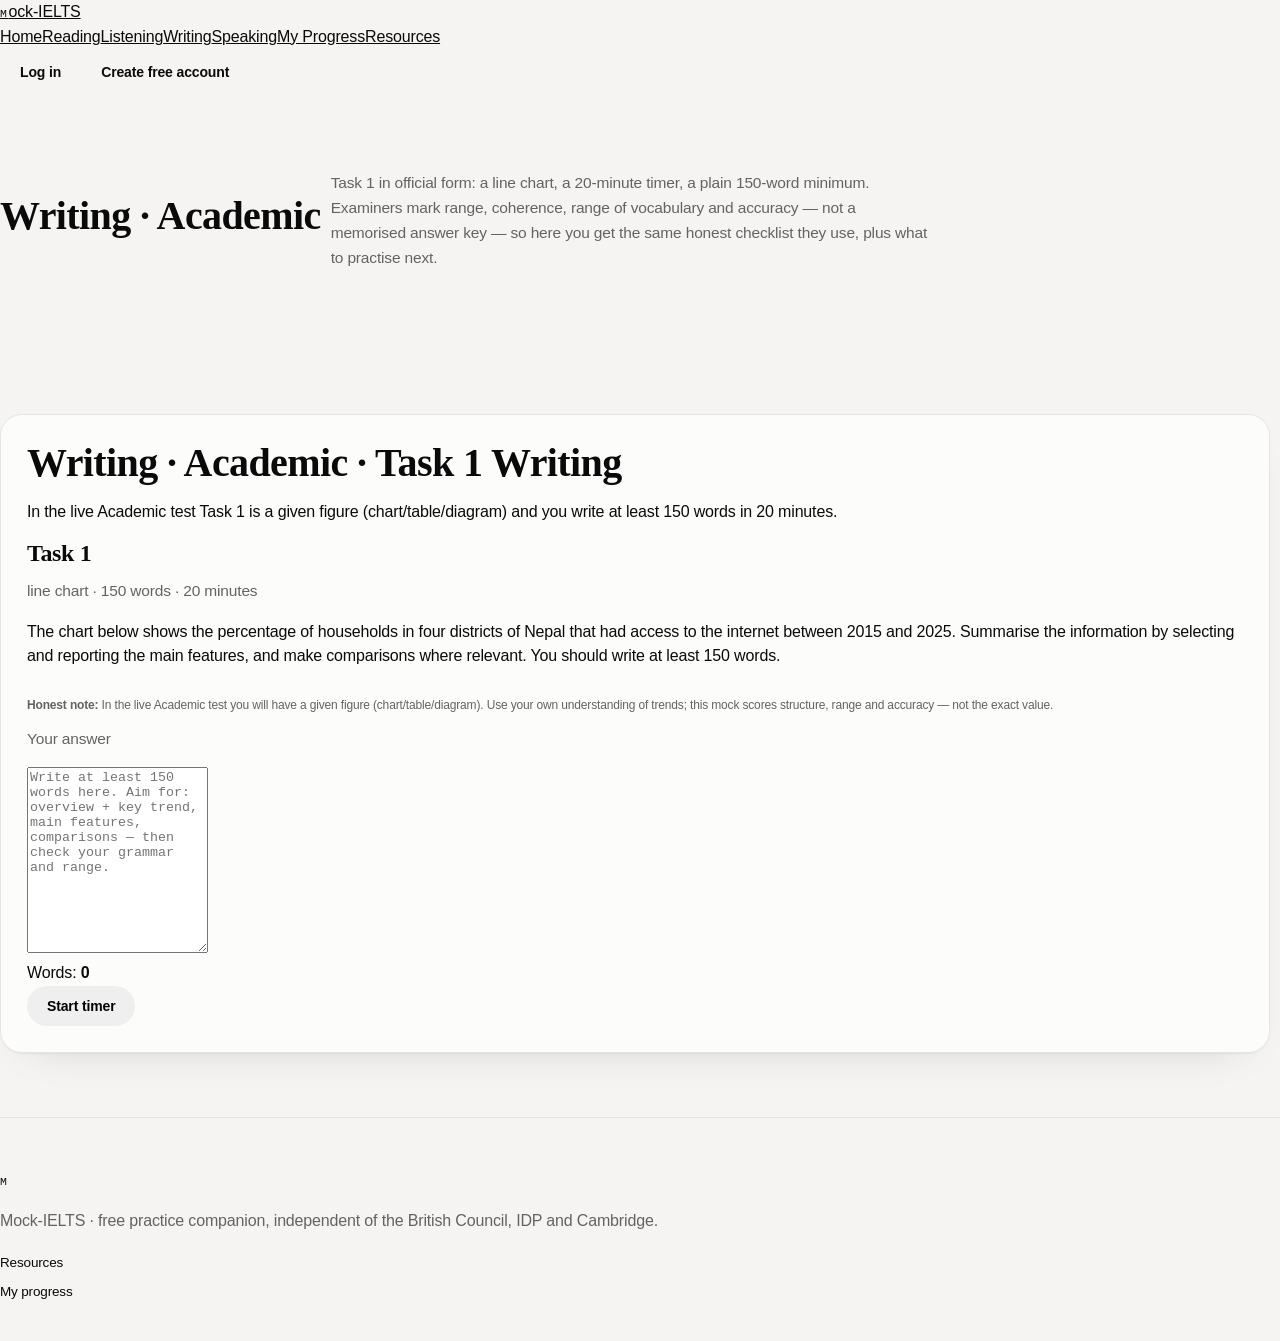
<file: writing.html>
<!DOCTYPE html>
<html lang="en">
<head>
<meta charset="UTF-8">
<meta name="viewport" content="width=device-width, initial-scale=1">
<title>Writing practice · Mock-IELTS</title>
<meta name="description" content="IELTS Writing Task 1 (Academic) practice with an official-format line-chart prompt, a real 20-minute timer and an honest 150-word minimum. Since examiners mark range, structure and accuracy — not a key — this page scores those and tells you what to fix next.">
<link rel="stylesheet" href="assets/css/style.css?v=3">
<link rel="icon" href="data:image/svg+xml,<svg xmlns='http://www.w3.org/2000/svg' viewBox='0 0 32 32'><rect width='32' height='32' rx='8' fill='%23ff6b00'/><text x='16' y='23' font-size='20' text-anchor='middle' font-family='Georgia,serif' font-weight='bold' fill='%23fff'>M</text></svg>">
</head>
<body class="app">
<header class="site-head"><div id="nav"></div></header>
<main id="top">
  <section class="row-band sec">
    <h2 class="section-h">Writing · Academic</h2>
    <p class="lede">Task 1 in official form: a line chart, a 20-minute timer, a plain 150-word minimum. Examiners mark range, coherence, range of vocabulary and accuracy — not a memorised answer key — so here you get the same honest checklist they use, plus what to practise next.</p>
  </section>
  <section class="row-band sec"><div id="test"></div><div id="result"></div></section>
</main>
<footer class="site-foot">
  <div class="foot-inner">
    <span class="brandmark">M</span>
    <p class="muted">Mock-IELTS · free practice companion, independent of the British Council, IDP and Cambridge.</p>
    <div class="foot-links"><a href="resources.html">Resources</a><a href="dashboard.html">My progress</a></div>
  </div>
</footer>
<script src="assets/js/auth.js?v=3"></script>
<script src="assets/js/data.js?v=3"></script>
<script src="assets/js/main.js?v=3"></script>
<script src="assets/js/test.js?v=3"></script>
<script>
MockIELTS.renderNav("writing");
MockIELTS.Test.init({
  skillKey: "writing",
  skillLabel: "Writing",
  label: "Writing · Academic · Task 1",
  href: "writing.html",
  seconds: 1200,
  note: "In the live Academic test Task 1 is a given figure (chart/table/diagram) and you write at least 150 words in 20 minutes.",
  body: function () {
    var t = (MockIELTS.Data.WRITING_TASKS || [])[0] || {};
    var h = '<div class="aspect glass-card">'
      + '<h3 class="section-h">' + MockIELTS.esc(t.task || "Task 1") + "</h3>"
      + '<p class="lede">' + MockIELTS.esc(t.dataType || "") + " · " + MockIELTS.esc(t.words || 150) + " words · " + MockIELTS.esc(t.minutes || 20) + " minutes</p>"
      + "<p>" + MockIELTS.esc(t.prompt || "") + "</p>"
      + '<div class="hint"><b>Honest note:</b> ' + MockIELTS.esc(t.note || "Real examiners award range, coherence and accuracy — not a key match. Use the marking checklist after your timer ends.") + "</div>";
    h += '<p class="lede">Your answer</p><textarea class="inp textarea" id="wbox" rows="12" placeholder="Write at least 150 words here. Aim for: overview + key trend, main features, comparisons — then check your grammar and range."></textarea>';
    h += '<div class="line-meta">Words: <b id="wc">0</b></div>';
    h += "</div>";
    return h;
  },
  band: function (raw, total) {
    var words = raw;
    var need = 150;
    if (words >= need) return 7.0;
    if (words >= Math.round(need * 0.9)) return 6.5;
    if (words >= Math.round(need * 0.75)) return 6.0;
    if (words >= Math.round(need * 0.6)) return 5.5;
    return 5.0;
  },
  grade: function () {
    var ta = document.getElementById("wbox");
    var words = ta ? (ta.value.trim().split(/\s+/).filter(Boolean).length) : 0;
    var tips = [];
    if (words < 150) tips.push("You wrote " + words + " words — under the 150 minimum. Examiners stop reading below that count.");
    if (ta && ta.value && !/^[A-Z]/.test(ta.value.trim())) tips.push("Start your report with a capital letter and one clear overview sentence." );
    if (words >= 150 && (ta.value.split(/\n+/).filter(Boolean).length < 3)) tips.push("Structure helps examiners: intro → overview → 2–3 body paragraphs comparing the trends.");
    if (!tips.length) tips.push("Solid ground. Next: read official Task-1 band-7 models on the Resources page and copy their comparison phrases.");
    return { raw: words, total: 150, tips: tips };
  }
});
</script>
</body>
</html>
</file>
<file: assets/css/style.css>
:root{
  --paper:#f5f4f2; --paper2:#efece8; --ink:#0a0a0a; --ink2:#2b2b2bnin;
  --muted:#636363; --line:#e7e5e2; --line2:#d9d6d1;
  --accent:#ff6b00; --accent2:#ff8a3d; --accent-ink:#5c2600;
  --ok:#0f7b47; --okbg:#e6f4ec; --warn:#b95000; --warnbg:#fff1dc; --bad:#c62828; --badbg:#fdeaea;
  --glass:#ffffff; --glass2:#ffffffcc;
  --brandbg:#ffffff; --branddark:var(--ink);
  --serif:'Playfair Display',Georgia,serif;
  --sans:'Manrope',-apple-system,'Segoe UI',Helvetica,Arial,sans-serif;
  --mono:'IBM Plex Mono',ui-monospace,'SF Mono',Menlo,monospace;
  --r:16px; --r2:22px;
  --ease:cubic-bezier(0.22,1,0.36,1);
  --shadow:0 1px 2px rgba(15,15,15,.06),0 18px 44px -32px rgba(15,15,15,.22);
  --shadow2:0 2px 6px rgba(15,15,15,.05),0 30px 60px -34px rgba(15,15,15,.3);
}
*{box-sizing:border-box}
html,body{margin:0;padding:0}
html{scroll-behavior:smooth}
body{
  font-family:var(--sans);color:var(--ink);background:var(--paper);
  min-height:100dvh;-webkit-font-smoothing:antialiased;text-rendering:optimizeLegibility;
  letter-spacing:var(--track,-.01em);line-height:1.55;
}
::selection{background:rgba(255,107,0,.22)}
h1,h2,h3,h4{font-family:var(--serif);line-height:1.08;letter-spacing:-.015em;margin:0 0 .35em}
a{color:inherit}
.wrap{max-width:1160px;margin:0 auto;padding:0 22px}
.wrap.tight{max-width:880px}
.eyebrow,.tag{font-family:var(--mono);font-size:11px;letter-spacing:.14em;text-transform:uppercase;color:var(--muted)}
.brandmark{font-family:var(--mono);font-size:11.5px;letter-spacing:.14em;text-transform:uppercase}
.hairline{border-bottom:1px solid var(--line)}

/* ---------- topbar (sticky glass) ---------- */
.top{position:sticky;top:0;z-index:60;background:rgba(245,244,242,.72);backdrop-filter:blur(14px);
  border-bottom:1px solid var(--line)}
.top .wrap{display:flex;align-items:center;gap:28px;padding:14px 22px}
.top .brand{display:flex;align-items:center;gap:11px;text-decoration:none;font-weight:800;letter-spacing:-.02em;font-size:17px}
.top .brand .logo{width:30px;height:30px;border-radius:9px;display:grid;place-items:center;
  background:var(--ink);color:#fff;font-family:var(--serif);font-size:15px;font-weight:700}
.top nav{display:flex;align-items:center;gap:22px;margin-left:auto}
.top nav a{text-decoration:none;font-size:13.5px;font-weight:600;color:var(--ink2);padding:6px 2px;
  border-bottom:1.5px solid transparent;transition:border-color .25s var(--ease)}
.top nav a:hover{border-bottom-color:var(--accent)}
.mobile-burger{display:none;margin-left:auto;background:none;border:0;font-size:22px;cursor:pointer;color:var(--ink)}

/* ---------- buttons ---------- */
.btn{display:inline-flex;align-items:center;gap:9px;border:0;cursor:pointer;font-family:var(--sans);
  font-weight:700;font-size:14px;letter-spacing:-.01em;padding:12px 20px;border-radius:999px;text-decoration:none;
  transition:transform .5s var(--ease),box-shadow .5s var(--ease),background .3s,color .3s}
.btn.black{background:var(--ink);color:#fff}
.btn.black:hover{box-shadow:0 18px 34px -18px rgba(10,10,10,.5);transform:translateY(-1px)}
.btn.orange{background:var(--accent);color:#fff}
.btn.orange:hover{box-shadow:0 18px 34px -16px rgba(255,107,0,.55);transform:translateY(-1px)}
.btn.line{background:#fff;color:var(--ink);box-shadow:inset 0 0 0 1px var(--line2)}
.btn.line:hover{box-shadow:inset 0 0 0 1px var(--ink);transform:translateY(-1px)}
.btn.sm{padding:8px 14px;font-size:13px}
.btn.block{width:100%;justify-content:center}
.btn[disabled]{opacity:.55;cursor:not-allowed;transform:none!important}

/* ---------- hero ---------- */
.hero{position:relative;padding:76px 0 66px;overflow:hidden}
.hero::before{content:"";position:absolute;inset:0;pointer-events:none;opacity:.5;
  background-image:radial-gradient(rgba(10,10,10,.055) 1px,transparent 1px);background-size:22px 22px}
.hero .wrap{position:relative}
.hero-badge{display:inline-flex;align-items:center;gap:8px;font-family:var(--mono);font-size:11px;letter-spacing:.12em;
  text-transform:uppercase;color:var(--muted);border:1px solid var(--line2);background:#fff;border-radius:999px;
  padding:7px 14px}
.hero h1{font-size:clamp(40px,7vw,76px);font-weight:600;letter-spacing:-.02em;max-width:820px;line-height:1.02}
.hero h1 em{font-style:italic;color:var(--accent)}
.hero .sub{max-width:620px;font-size:17.5px;color:var(--muted);line-height:1.6;margin-top:20px}
.hero .cta{display:flex;gap:13px;flex-wrap:wrap;margin-top:30px}
.hero .meta{display:flex;gap:26px;flex-wrap:wrap;margin-top:40px;font-size:13.5px;color:var(--muted)}
.hero .meta b{display:block;font-family:var(--serif);font-size:24px;color:var(--ink);font-weight:600}

/* stats strip */
.stats{display:grid;grid-template-columns:repeat(auto-fit,minmax(150px,1fr));gap:14px;margin-top:44px}
.stat{background:#fff;border:1px solid var(--line);border-radius:var(--r2);padding:18px 20px}
.stat .k{font-family:var(--serif);font-size:26px;font-weight:600}
.stat .v{font-size:12px;color:var(--muted);margin-top:2px}

/* ---------- sections ---------- */
.sec{padding:64px 0}
.sec.alt{background:var(--paper2)}
.sec .kick{display:flex;align-items:center;gap:14px;margin-bottom:10px}
.sec .kick::before{content:"";width:26px;height:1.5px;background:var(--accent)}
.sec h2{font-size:clamp(28px,4vw,40px);font-weight:600;max-width:720px}
.sec .lede{color:var(--muted);max-width:600px;font-size:15.5px;line-height:1.6;margin-top:12px}

/* skill cards */
.skills{display:grid;grid-template-columns:repeat(auto-fit,minmax(250px,1fr));gap:16px;margin-top:34px}
.skill-card{background:rgba(255,255,255,.7);backdrop-filter:blur(4px);border:1px solid var(--line);border-radius:var(--r2);
  padding:24px;text-decoration:none;display:block;transition:all .5s var(--ease)}
.skill-card:hover{transform:translateY(-3px);border-color:var(--line2);background:#fff;
  box-shadow:0 24px 48px -28px rgba(15,15,15,.28)}
.skill-card .num{font-family:var(--mono);font-size:11px;color:var(--muted)}
.skill-card h3{font-size:23px;margin:.4em 0 .2em}
.skill-card p{font-size:13.5px;color:var(--muted);line-height:1.55;margin:0 0 14px;min-height:44px}
.skill-card .go{font-family:var(--sans);font-weight:700;font-size:13.5px;display:inline-flex;align-items:center;gap:7px}
.skill-card:hover .go{color:var(--accent)}

/* description list rows */
.rows{border-top:1px solid var(--line)}
.row-item{display:grid;grid-template-columns:22% 1fr;gap:24px;border-bottom:1px solid var(--line);padding:22px 4px;align-items:baseline}
.row-item .lbl{font-family:var(--mono);font-size:11.5px;letter-spacing:.1em;text-transform:uppercase;color:var(--muted)}
.row-item .val{font-size:15px;line-height:1.6}

/* timetable: official format tables */
.timewrap{overflow-x:auto}
table.metal{width:100%;border-collapse:collapse;font-size:14.5px}
table.metal th,table.metal td{text-align:left;padding:13px 16px;border-bottom:1px solid var(--line)}
table.metal th{font-family:var(--mono);font-size:11px;letter-spacing:.1em;text-transform:uppercase;color:var(--muted)}
table.metal tr:hover td{background:#fff}
table.metal td b{font-family:var(--serif);font-size:16px}

/* ---------- panels (taste-skill glass) ---------- */
.panel{background:rgba(255,255,255,.7);backdrop-filter:blur(6px);border:1px solid var(--line);border-radius:var(--r2);
  padding:26px;box-shadow:var(--shadow)}
.panel.pad-lg{padding:34px}
.panel h3{font-size:24px}
.glass-grid{display:grid;grid-template-columns:repeat(auto-fit,minmax(290px,1fr));gap:16px;margin-top:30px}
.glass{background:rgba(255,255,255,.72);backdrop-filter:blur(6px);border:1px solid var(--line);border-radius:var(--r2);
  padding:22px;transition:all .5s var(--ease)}
.glass:hover{transform:translateY(-2px);background:#fff;box-shadow:0 22px 46px -30px rgba(15,15,15,.3)}
.glass h4{font-family:var(--sans);font-weight:800;font-size:15px;letter-spacing:-.01em;margin:10px 0 8px}
.glass p{font-size:13.5px;color:var(--muted);line-height:1.55;margin:0}

/* channel cards (from reference @channels) */
.channels{display:grid;grid-template-columns:repeat(auto-fit,minmax(260px,1fr));gap:16px}
.channel{background:rgba(255,255,255,.72);backdrop-filter:blur(6px);border:1px solid var(--line);border-radius:var(--r2);
  padding:20px;display:flex;gap:15px;align-items:flex-start;transition:all .5s var(--ease);text-decoration:none}
.channel:hover{transform:translateY(-2px);border-color:var(--line2);background:#fff;box-shadow:0 22px 46px -30px rgba(15,15,15,.3)}
.channel .avatar{width:52px;height:52px;border-radius:50%;overflow:hidden;flex:none;background:var(--line);
  display:grid;place-items:center;font-family:var(--serif);font-size:20px;font-weight:600}
.channel .avatar img{width:100%;height:100%;object-fit:cover}
.channel h4{margin:0 0 3px;font-family:var(--sans);font-size:15.5px;font-weight:800;letter-spacing:-.01em}
.channel .hd{font-size:12px;color:var(--muted);margin:0 0 6px}
.channel p{font-size:13px;color:var(--ink2);line-height:1.5;margin:0}
.channel .link{font-family:var(--mono);font-size:11px;color:var(--accent);display:block;margin-top:8px}

/* resource/video list */
.vids{display:flex;flex-direction:column;gap:10px}
.vid-item{display:grid;grid-template-columns:auto 1fr auto;gap:16px;align-items:center;background:#fff;
  border:1px solid var(--line);border-radius:14px;padding:12px 16px;text-decoration:none;transition:all .4s var(--ease)}
.vid-item:hover{border-color:var(--line2);transform:translateX(3px);box-shadow:0 14px 30px -22px rgba(15,15,15,.3)}
.vid-item .thumb{width:106px;height:60px;border-radius:10px;overflow:hidden;background:var(--paper2);position:relative;flex:none}
.vid-item .thumb img{width:100%;height:100%;object-fit:cover}
.vid-item .thumb .play{position:absolute;inset:0;display:grid;place-items:center;font-size:18px;color:#fff;
  text-shadow:0 1px 8px rgba(0,0,0,.6)}
.vid-item .t{font-size:14px;font-weight:700;letter-spacing:-.01em;line-height:1.3}
.vid-item .ch{font-size:12px;color:var(--muted)}
.vid-item .dur{font-family:var(--mono);font-size:11px;color:var(--accent)}

/* ---------- faq ---------- */
.faq{border-top:1px solid var(--line)}
.faq details{border-bottom:1px solid var(--line);padding:18px 4px}
.faq summary{cursor:pointer;font-family:var(--sans);font-size:15.5px;font-weight:700;list-style:none;display:flex;
  justify-content:space-between;align-items:center;gap:14px}
.faq summary::after{content:"+";font-family:var(--serif);font-size:22px;color:var(--accent);transition:transform .3s var(--ease)}
.faq details[open] summary::after{transform:rotate(45deg)}
.faq .a{padding-top:12px;color:var(--muted);font-size:14.5px;line-height:1.65;max-width:760px}
.faq .a a{color:var(--ink);text-decoration:underline;text-underline-offset:3px}

/* ---------- forms ---------- */
.auth{min-height:calc(100dvh - 80px);display:grid;place-items:center;padding:40px 22px}
.auth-card{width:100%;max-width:440px;background:#fff;border:1px solid var(--line);border-radius:var(--r2);
  padding:36px 34px;box-shadow:var(--shadow2)}
.auth-card h1{font-size:28px;line-height:1.1;margin-bottom:6px}
.auth-card .sub{color:var(--muted);font-size:14px;margin:0 0 24px}
.field{margin-bottom:16px}
.field label{display:block;font-size:12.5px;font-weight:700;margin-bottom:6px}
.field .inp{width:100%;background:#faf9f7;border:1px solid var(--line2);border-radius:12px;padding:12px 14px;
  font-family:var(--sans);font-size:14.5px;color:var(--ink);transition:all .25s var(--ease)}
.field .inp:focus{outline:0;background:#fff;border-color:var(--ink);box-shadow:0 0 0 3px rgba(10,10,10,.07)}
.pwrow{position:relative}
.pwrow .inp{padding-right:46px}
.pw-row .eye{position:absolute;right:8px;top:50%;transform:translateY(-50%);background:none;border:0;cursor:pointer;
  font-size:16px;color:var(--muted)}
.meter{height:5px;border-radius:999px;background:var(--line);overflow:hidden;margin-top:7px}
.meter i{display:block;height:100%;width:0;background:var(--bad);transition:all .3s var(--ease);border-radius:999px}
.hint{font-size:12px;color:var(--muted);margin-top:27px;line-height:1.55}
.hint a{text-decoration:underline;text-underline-offset:3px}
.err{min-height:18px;font-size:12.5px;color:var(--bad);margin:2px 0 8px;font-weight:600}
.fine{min-height:18px;font-size:12.5px;color:var(--ok);margin:2px 0 8px;font-weight:600}
.demo-note{margin-top:22px;padding:13px 15px;border-radius:12px;background:#fff8ee;border:1px solid #ffe1b8;font-size:12.5px}
.demo-note b{color:var(--warn)}

/* ---------- dashboard ---------- */
.dash-head{display:flex;align-items:center;gap:22px;flex-wrap:wrap;padding-bottom:26px}
.dash-head h1{font-size:34px;flex:1;min-width:260px;margin:0}
.user-chip{display:flex;align-items:center;gap:10px;background:#fff;border:1px solid var(--line);border-radius:999px;
  padding:6px 8px 6px 6px;font-size:13px;font-weight:700}
.user-chip .av{width:30px;height:30px;border-radius:50%;background:var(--ink);color:#fff;display:grid;place-items:center;
  font-family:var(--serif);font-size:13px}
.tabs{display:flex;gap:6px;flex-wrap:wrap;border-bottom:1px solid var(--line)}
.tab{padding:12px 18px;font-size:13.5px;font-weight:700;color:var(--muted);cursor:pointer;border:0;background:none;
  border-bottom:2.5px solid transparent;font-family:var(--sans);letter-spacing:-.01em;transition:all .25s var(--ease)}
.tab:hover{color:var(--ink)}
.tab.active{color:var(--ink);border-bottom-color:var(--accent)}
.tabpane{display:none;padding-top:28px}
.tabpane.active{display:block;animation:fade .6s var(--ease)}
@keyframes fade{from{opacity:0;transform:translateY(8px)}to{opacity:1;transform:none}}

.toolbar{display:flex;gap:10px;flex-wrap:wrap;align-items:center;margin:18px 0}
.toolbar input,.toolbar select{background:#fff;border:1px solid var(--line2);border-radius:10px;padding:10px 13px;
  font-family:var(--mono);font-size:13px;color:var(--ink)}
.kpis{display:grid;grid-template-columns:repeat(auto-fit,minmax(160px,1fr));gap:14px;margin-bottom:26px}
.kpi{background:#fff;border:1px solid var(--line);border-radius:var(--r2);padding:18px}
.kpi .k{font-size:11px;font-family:var(--mono);text-transform:uppercase;letter-spacing:.12em;color:var(--muted)}
.kpi .v{font-family:var(--serif);font-size:30px;font-weight:600;margin-top:4px}
.kpi .d{font-size:12px;margin-top:3px}
.kpi .d.up{color:var(--ok)} .kpi .d.down{color:var(--bad)}

/* test runner */
.timer-band{display:flex;gap:10px;align-items:center;flex-wrap:wrap}
.timer{font-family:var(--mono);font-size:30px;font-weight:500;letter-spacing:.02em;font-variant-numeric:tabular-nums}
.quests{display:grid;grid-template-columns:repeat(auto-fit,minmax(190px,1fr));gap:12px;margin-top:16px}
.qbtn{border:1.5px solid var(--line2);background:#fff;border-radius:12px;padding:10px 12px;text-align:left;
  cursor:pointer;font-family:var(--mono);font-size:12px;transition:all .25s var(--ease)}
.qbtn:hover{border-color:var(--ink)}
.qbtn.yes{border-color:var(--ok);background:var(--okbg)}
.qbtn.no{opacity:.45}
.passage{background:#fff;border:1px solid var(--line);border-radius:var(--r2);padding:34px;line-height:1.75;font-size:15px}
.passage h3{font-family:var(--sans);font-size:18px;letter-spacing:-.01em}
.passage p{margin:0 0 1em;text-align:justify}
.result-hero{text-align:center;padding:44px 20px;border-radius:var(--r2);border:1px solid var(--line);background:#fff}
.result-hero .bandbig{font-family:var(--serif);font-size:92px;font-weight:600;line-height:1;color:var(--accent)}
.result-hero .skin{display:grid;grid-template-columns:repeat(auto-fit,minmax(120px,1fr));gap:14px;max-width:520px;margin:26px auto 0}
.result-hero .skin .b{border:1px solid var(--line);border-radius:12px;padding:12px}
.result-hero .skin .b .v{font-family:var(--serif);font-size:22px;font-weight:600}
.result-hero .skin .b .l{font-size:11px;color:var(--muted)}

/* band table */
.bandtable{font-size:13px}
.bandtable td b{font-family:var(--serif);font-size:15px}
.row-band{display:flex;align-items:center;gap:10px}
.bar{flex:1;height:8px;background:var(--paper2);border-radius:999px;overflow:hidden}
.bar i{display:block;height:100%;background:linear-gradient(90deg,var(--accent),var(--accent2));border-radius:999px}

/* result-item (progression list) */
.recent{display:flex;flex-direction:column;gap:10px}
.recent-item{display:grid;grid-template-columns:auto 1fr auto;gap:16px;align-items:center;background:#fff;
  border:1px solid var(--line);border-radius:14px;padding:13px 16px}
.recent-item .date{font-family:var(--mono);font-size:11px;color:var(--muted)}
.recent-item .b{font-family:var(--serif);font-size:20px;font-weight:600;color:var(--accent)}
.recent-item .tag{font-family:var(--mono);font-size:10.5px;letter-spacing:.08em;text-transform:uppercase;
  background:var(--paper2);padding:4px 8px;border-radius:6px;color:var(--muted)}

/* ---------- footer ---------- */
footer{border-top:1px solid var(--line);padding:50px 0 34px;background:var(--paper)}
footer .cols{display:grid;grid-template-columns:2fr 1fr 1fr 1fr;gap:30px}
footer h5{font-family:var(--mono);font-size:11px;letter-spacing:.12em;text-transform:uppercase;color:var(--muted);margin:0 0 14px}
footer a{display:block;color:var(--ink2);text-decoration:none;font-size:13.5px;padding:4px 0}
footer a:hover{color:var(--accent)}
footer .about{font-size:13.5px;color:var(--muted);line-height:1.6;margin-top:14px;max-width:340px}
footer .legal{margin-top:36px;padding-top:20px;border-top:1px solid var(--line);display:flex;gap:18px;flex-wrap:wrap;
  font-size:12px;color:var(--muted);justify-content:space-between}
footer .legal a{display:inline;padding:0}

/* spinner + status */
.spin{width:16px;height:16px;border:2px solid rgba(10,10,10,.18);border-top-color:var(--ink);border-radius:50%;
  display:inline-block;animation:rot .7s linear infinite}
@keyframes rot{to{transform:rotate(360deg)}}
.badge{display:inline-flex;align-items:center;gap:6px;font-family:var(--mono);font-size:10.5px;letter-spacing:.1em;
  text-transform:uppercase;padding:5px 10px;border-radius:999px;border:1px solid var(--line2);background:#fff}
.badge .dot{width:6px;height:6px;border-radius:50%}
.badge.ok .dot{background:var(--ok)} .badge.warn .dot{background:var(--warn)} .badge.bad .dot{background:var(--bad)}
.badge.ok{color:var(--ok)} .badge.warn{color:var(--warn)} .badge.bad{color:var(--bad)}

/* responsive */
@media(max-width:860px){
  .top .wrap{flex-wrap:wrap;gap:12px}
  .top nav{display:none;width:100%;flex-direction:column;align-items:flex-start;gap:6px;padding:8px 0 4px}
  .top nav.open{display:flex}
  .mobile-burger{display:block}
  .hero{padding:56px 0 44px}
  .row-item{grid-template-columns:1fr;gap:6px}
  .vid-item{grid-template-columns:76px 1fr;grid-template-rows:auto auto}
  .vid-item .thumb{width:76px;height:48px}
  .vid-item .dur{grid-column:2}
  footer .cols{grid-template-columns:1fr 1fr;gap:26px}
  .recent-item{grid-template-columns:1fr;gap:8px}
}
.text-center{text-align:center}
.mt0{margin-top:0}.mt1{margin-top:14px}.mt2{margin-top:28px}.mt3{margin-top:44px}
.mb0{margin-bottom:0}.mb1{margin-bottom:14px}
.muted{color:var(--muted)}
.small{font-size:12.5px}
.mono{font-family:var(--mono)}
.hide{display:none!important}
print-media ✓
</file>
